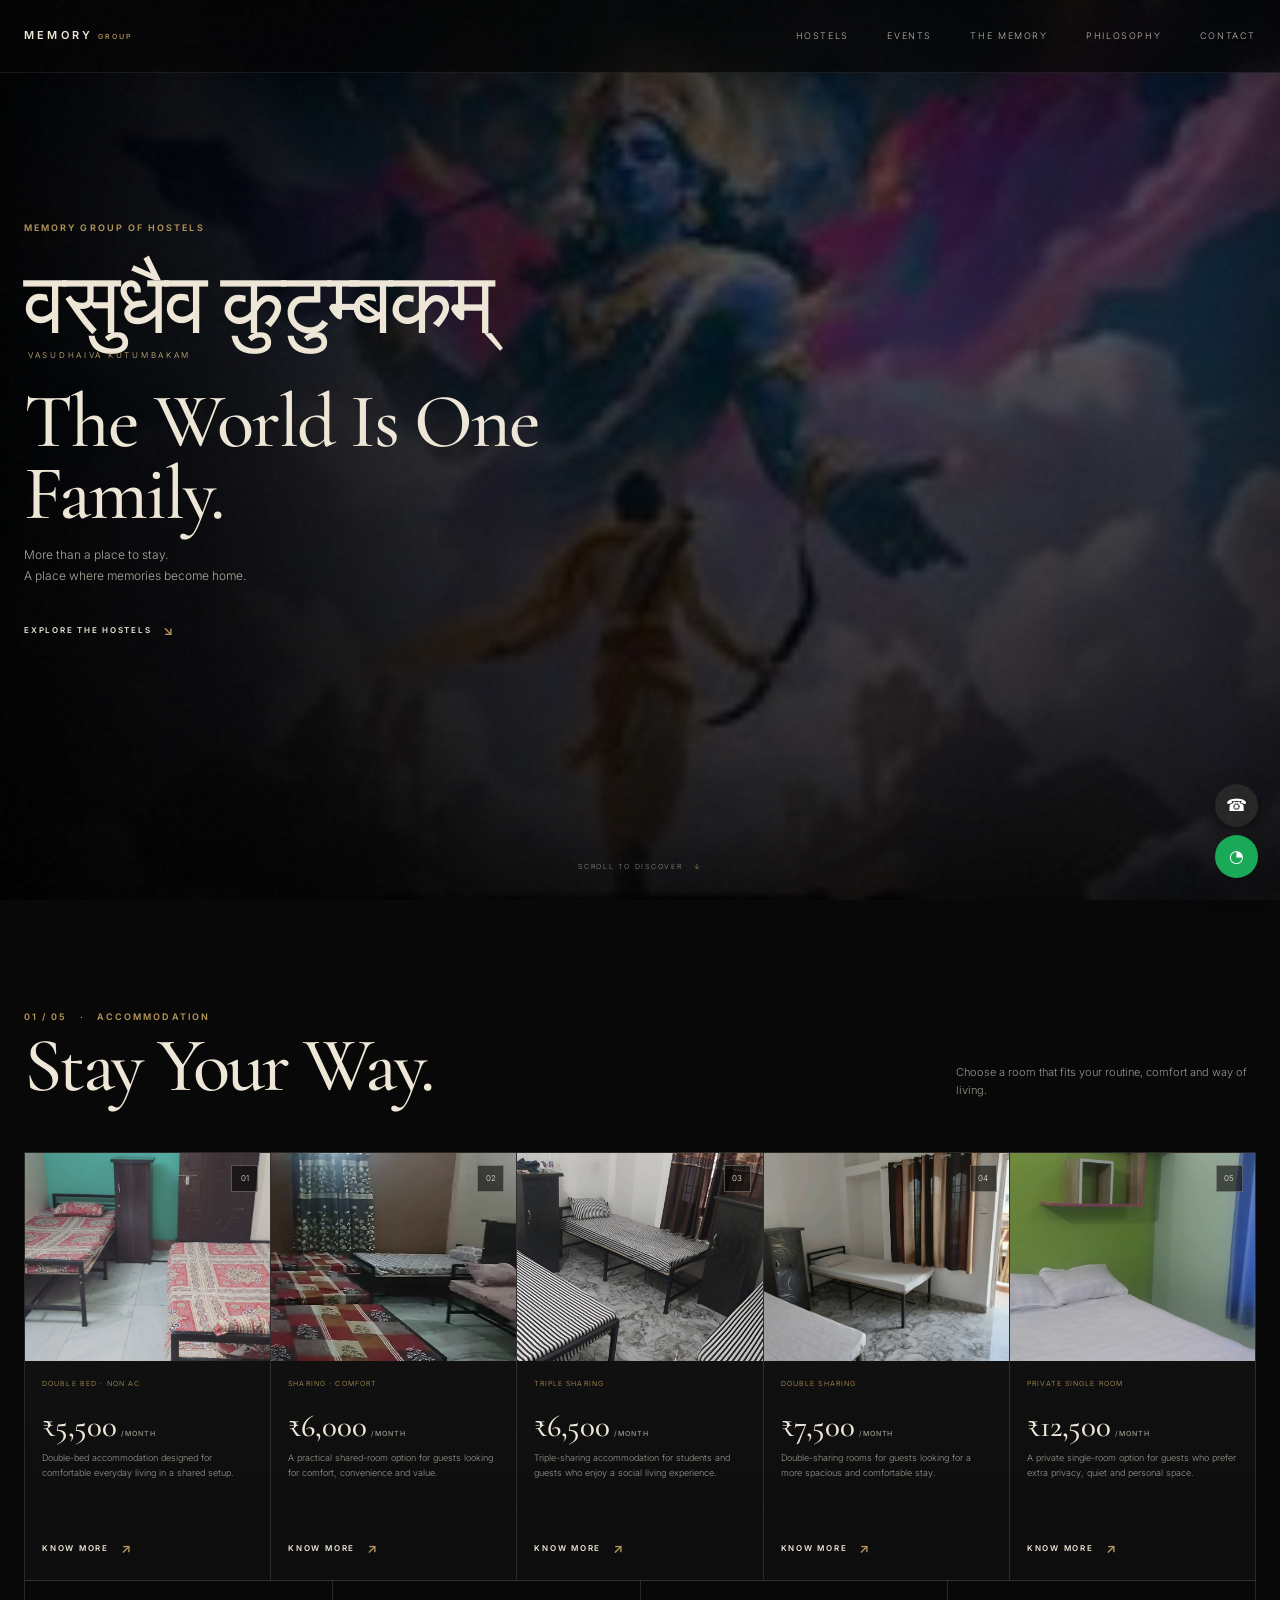
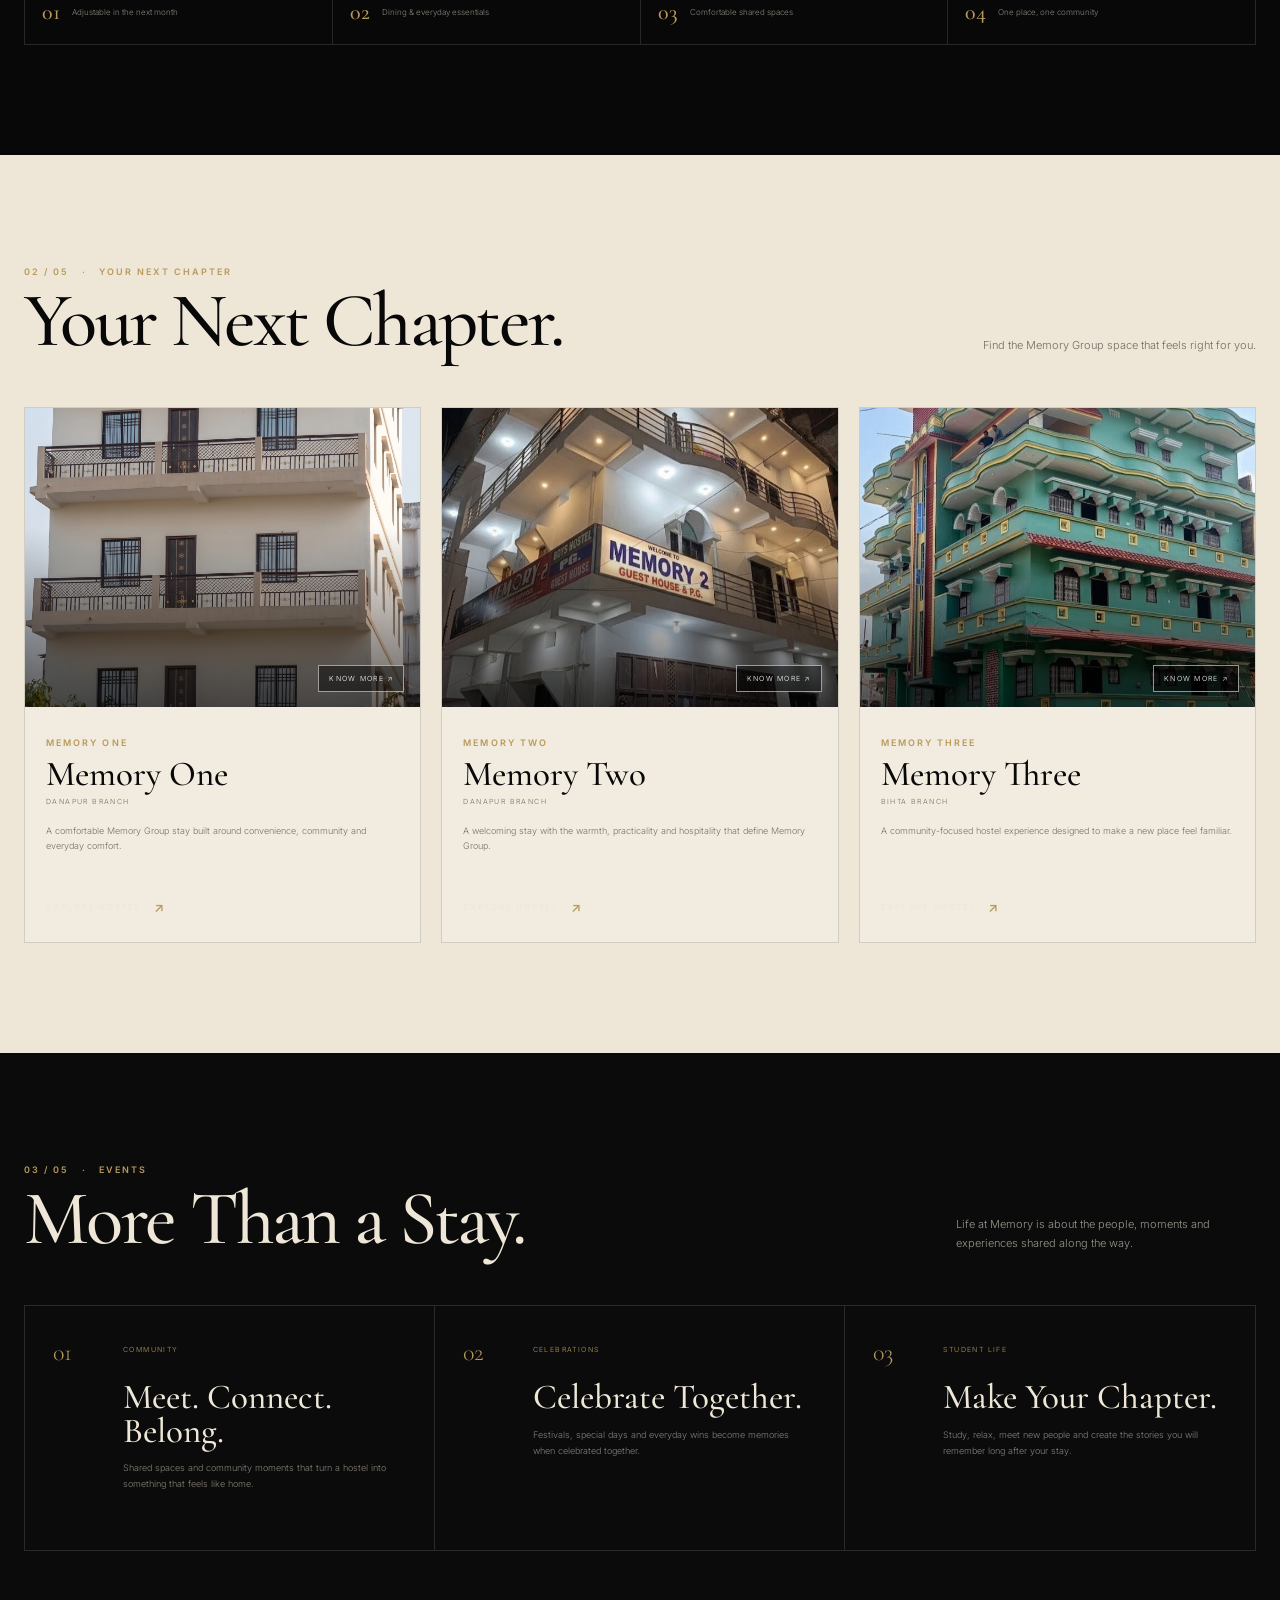
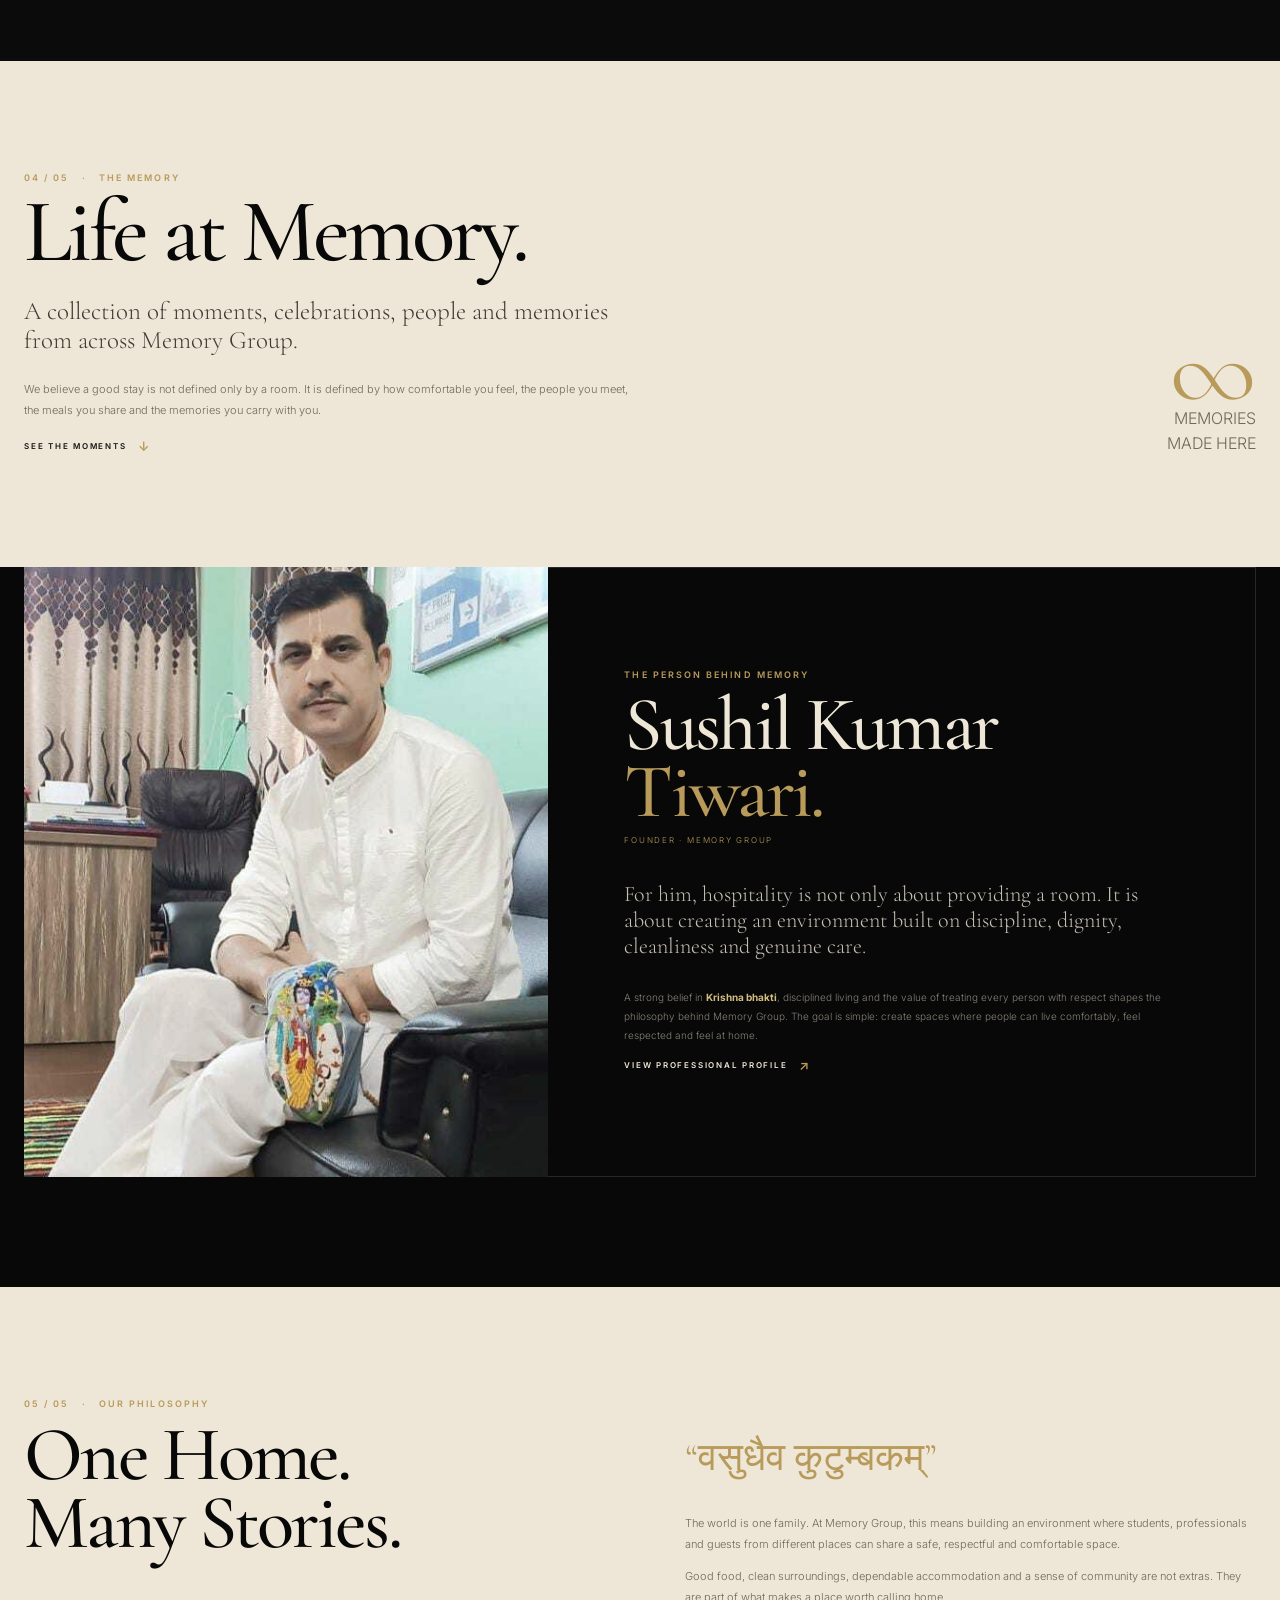
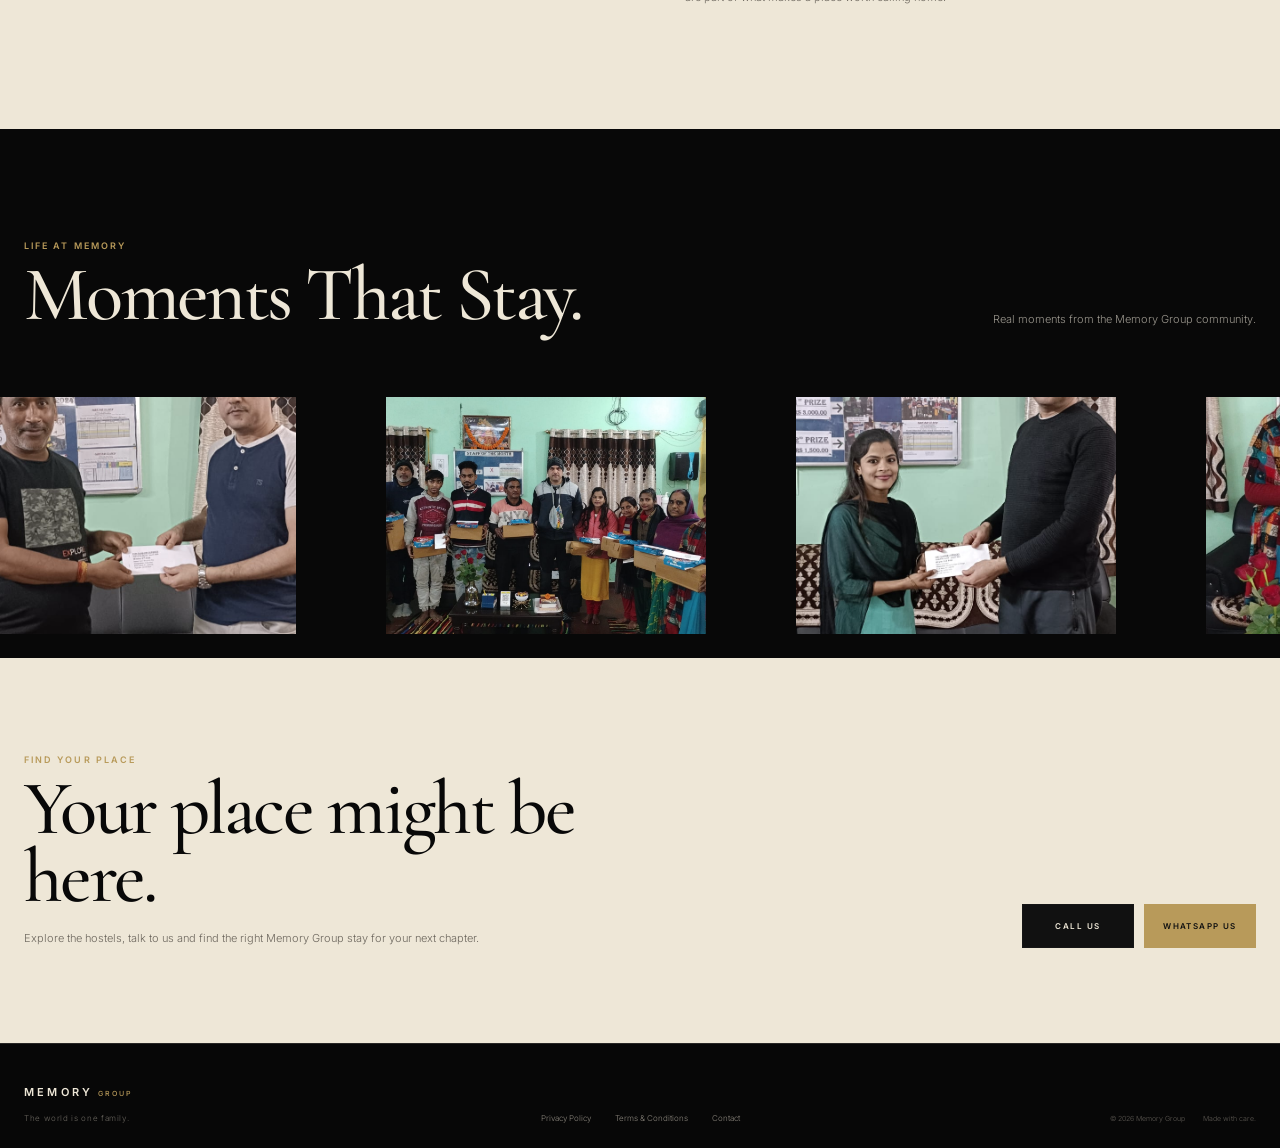
<file: index.html>
<!DOCTYPE html>
<html lang="en">
<head>
  <meta charset="UTF-8">
  <meta name="viewport" content="width=device-width, initial-scale=1.0">
  <meta name="description" content="Memory Group of Hostels — comfortable, fully furnished accommodation with dining facilities. The world is one family.">
  <meta name="theme-color" content="#090909">
  <title>Memory Group of Hostels | The World Is One Family</title>

  <!-- Browser Tab / Favicon -->
  <link rel="icon" type="image/png" href="assets/memory-logo.png">
  <link rel="apple-touch-icon" href="assets/memory-logo.png">

  <!-- Fonts -->
  <link rel="preconnect" href="https://fonts.googleapis.com">
  <link rel="preconnect" href="https://fonts.gstatic.com" crossorigin>
  <link href="https://fonts.googleapis.com/css2?family=Cormorant+Garamond:wght@400;500;600;700&family=Inter:wght@300;400;500;600&display=swap" rel="stylesheet">

  <link rel="stylesheet" href="style.css">
</head>

<body>
  <div class="page-noise" aria-hidden="true"></div>

  <!-- NAVBAR -->
  <header class="site-header" id="top">
    <nav class="navbar container">
      <a class="brand" href="#top" aria-label="Memory Group home">
        <span class="brand-mark">MEMORY</span>
        <span class="brand-sub">GROUP</span>
      </a>

      <button class="nav-toggle" type="button" aria-label="Open menu" aria-expanded="false" aria-controls="primary-navigation">
        <span></span><span></span><span></span>
      </button>

      <div class="nav-links" id="primary-navigation">
        <a href="#hostels">HOSTELS</a>
        <a href="#events">EVENTS</a>
        <a href="#memory">THE MEMORY</a>
        <a href="#philosophy">PHILOSOPHY</a>
        <a href="#contact">CONTACT</a>
      </div>
    </nav>
  </header>

  <main>
    <!-- HERO -->
    <section class="hero section-dark" aria-label="Memory Group introduction">
      <div class="hero-bg"></div>
      <div class="hero-overlay"></div>
      <div class="hero-vignette"></div>

      <div class="container hero-content">
        <div class="eyebrow">MEMORY GROUP OF HOSTELS</div>

        <div class="hero-mantra">
          <span class="devanagari">वसुधैव कुटुम्बकम्</span>
          <span class="roman">VASUDHAIVA KUTUMBAKAM</span>
        </div>

        <h1>The World Is One Family.</h1>
        <p class="hero-copy">
          More than a place to stay.<br>
          A place where memories become home.
        </p>

        <a class="text-link" href="#hostels">
          EXPLORE THE HOSTELS <span>↘</span>
        </a>
      </div>

      <div class="hero-scroll">SCROLL TO DISCOVER <span>↓</span></div>
    </section>

    <!-- ROOMS -->
    <section class="rooms section-dark" id="rooms">
      <div class="container">
        <div class="section-heading split-heading">
          <div>
            <div class="eyebrow">01 / 05 &nbsp; · &nbsp; ACCOMMODATION</div>
            <h2>Stay Your Way.</h2>
          </div>
          <p>Choose a room that fits your routine, comfort and way of living.</p>
        </div>

        <div class="room-grid">
          <article class="room-card">
            <div class="room-image-wrap">
              <img src="room-photos/5500.jpeg" alt="Room accommodation at ₹5,500" loading="lazy">
              <span class="room-number">01</span>
            </div>
            <div class="room-card-body">
              <span class="room-type">DOUBLE BED · NON AC</span>
              <h3>₹5,500<span>/MONTH</span></h3>
              <p>Double-bed accommodation designed for comfortable everyday living in a shared setup.</p>
              <a href="#contact" class="card-link">KNOW MORE <span>↗</span></a>
            </div>
          </article>

          <article class="room-card">
            <div class="room-image-wrap">
              <img src="room-photos/6000.jpeg" alt="Room accommodation at ₹6,000" loading="lazy">
              <span class="room-number">02</span>
            </div>
            <div class="room-card-body">
              <span class="room-type">SHARING · COMFORT</span>
              <h3>₹6,000<span>/MONTH</span></h3>
              <p>A practical shared-room option for guests looking for comfort, convenience and value.</p>
              <a href="#contact" class="card-link">KNOW MORE <span>↗</span></a>
            </div>
          </article>

          <article class="room-card">
            <div class="room-image-wrap">
              <img src="room-photos/6500.jpeg" alt="Room accommodation at ₹6,500" loading="lazy">
              <span class="room-number">03</span>
            </div>
            <div class="room-card-body">
              <span class="room-type">TRIPLE SHARING</span>
              <h3>₹6,500<span>/MONTH</span></h3>
              <p>Triple-sharing accommodation for students and guests who enjoy a social living experience.</p>
              <a href="#contact" class="card-link">KNOW MORE <span>↗</span></a>
            </div>
          </article>

          <article class="room-card">
            <div class="room-image-wrap">
              <img src="room-photos/7500.jpeg" alt="Room accommodation at ₹7,500" loading="lazy">
              <span class="room-number">04</span>
            </div>
            <div class="room-card-body">
              <span class="room-type">DOUBLE SHARING</span>
              <h3>₹7,500<span>/MONTH</span></h3>
              <p>Double-sharing rooms for guests looking for a more spacious and comfortable stay.</p>
              <a href="#contact" class="card-link">KNOW MORE <span>↗</span></a>
            </div>
          </article>

          <article class="room-card featured-room">
            <div class="room-image-wrap">
              <img src="room-photos/12500.jpeg" alt="Private room accommodation at ₹12,500" loading="lazy">
              <span class="room-number">05</span>
            </div>
            <div class="room-card-body">
              <span class="room-type">PRIVATE SINGLE ROOM</span>
              <h3>₹12,500<span>/MONTH</span></h3>
              <p>A private single-room option for guests who prefer extra privacy, quiet and personal space.</p>
              <a href="#contact" class="card-link">KNOW MORE <span>↗</span></a>
            </div>
          </article>
        </div>

        <div class="benefit-strip">
          <div><strong>01</strong><span>Adjustable in the next month</span></div>
          <div><strong>02</strong><span>Dining & everyday essentials</span></div>
          <div><strong>03</strong><span>Comfortable shared spaces</span></div>
          <div><strong>04</strong><span>One place, one community</span></div>
        </div>
      </div>
    </section>

    <!-- HOSTELS -->
    <section class="hostels section-light" id="hostels">
      <div class="container">
        <div class="section-heading split-heading light-heading">
          <div>
            <div class="eyebrow">02 / 05 &nbsp; · &nbsp; YOUR NEXT CHAPTER</div>
            <h2>Your Next Chapter.</h2>
          </div>
          <p>Find the Memory Group space that feels right for you.</p>
        </div>

        <div class="hostel-grid">
          <article class="hostel-card">
            <a href="hostels/memory-1/index.html" class="hostel-image-link" aria-label="Explore Memory One Danapur Branch">
              <img src="assets/hostel-1.png" alt="Memory One Danapur Branch" loading="lazy">
              <span class="image-shade"></span>
              <span class="know-more">KNOW MORE ↗</span>
            </a>
            <div class="hostel-card-body">
              <span class="eyebrow">MEMORY ONE</span>
              <h3>Memory One</h3>
              <span class="branch">DANAPUR BRANCH</span>
              <p>A comfortable Memory Group stay built around convenience, community and everyday comfort.</p>
              <a href="hostels/memory-1/index.html" class="card-link">EXPLORE HOSTEL <span>↗</span></a>
            </div>
          </article>

          <article class="hostel-card">
            <a href="hostels/memory-2/index.html" class="hostel-image-link" aria-label="Explore Memory Two Danapur Branch">
              <img src="assets/hostel-2.jpeg" alt="Memory Two Danapur Branch" loading="lazy">
              <span class="image-shade"></span>
              <span class="know-more">KNOW MORE ↗</span>
            </a>
            <div class="hostel-card-body">
              <span class="eyebrow">MEMORY TWO</span>
              <h3>Memory Two</h3>
              <span class="branch">DANAPUR BRANCH</span>
              <p>A welcoming stay with the warmth, practicality and hospitality that define Memory Group.</p>
              <a href="hostels/memory-2/index.html" class="card-link">EXPLORE HOSTEL <span>↗</span></a>
            </div>
          </article>

          <article class="hostel-card">
            <a href="hostels/memory-3/index.html" class="hostel-image-link" aria-label="Explore Memory Three Bihta Branch">
              <img src="assets/hostel-3.jpeg" alt="Memory Three Bihta Branch" loading="lazy">
              <span class="image-shade"></span>
              <span class="know-more">KNOW MORE ↗</span>
            </a>
            <div class="hostel-card-body">
              <span class="eyebrow">MEMORY THREE</span>
              <h3>Memory Three</h3>
              <span class="branch">BIHTA BRANCH</span>
              <p>A community-focused hostel experience designed to make a new place feel familiar.</p>
              <a href="hostels/memory-3/index.html" class="card-link">EXPLORE HOSTEL <span>↗</span></a>
            </div>
          </article>
        </div>
      </div>
    </section>

    <!-- EVENTS -->
    <section class="events section-dark" id="events">
      <div class="container">
        <div class="section-heading split-heading">
          <div>
            <div class="eyebrow">03 / 05 &nbsp; · &nbsp; EVENTS</div>
            <h2>More Than a Stay.</h2>
          </div>
          <p>Life at Memory is about the people, moments and experiences shared along the way.</p>
        </div>

        <div class="event-grid">
          <article class="event-card">
            <span class="event-index">01</span>
            <div>
              <span class="event-tag">COMMUNITY</span>
              <h3>Meet. Connect. Belong.</h3>
              <p>Shared spaces and community moments that turn a hostel into something that feels like home.</p>
            </div>
          </article>

          <article class="event-card">
            <span class="event-index">02</span>
            <div>
              <span class="event-tag">CELEBRATIONS</span>
              <h3>Celebrate Together.</h3>
              <p>Festivals, special days and everyday wins become memories when celebrated together.</p>
            </div>
          </article>

          <article class="event-card">
            <span class="event-index">03</span>
            <div>
              <span class="event-tag">STUDENT LIFE</span>
              <h3>Make Your Chapter.</h3>
              <p>Study, relax, meet new people and create the stories you will remember long after your stay.</p>
            </div>
          </article>
        </div>
      </div>
    </section>

    <!-- THE MEMORY -->
    <section class="memory-section section-light" id="memory">
      <div class="container memory-layout">
        <div class="memory-copy">
          <div class="eyebrow">04 / 05 &nbsp; · &nbsp; THE MEMORY</div>
          <h2>Life at Memory.</h2>
          <p class="lead">
            A collection of moments, celebrations, people and memories from across Memory Group.
          </p>
          <p>
            We believe a good stay is not defined only by a room. It is defined by how comfortable
            you feel, the people you meet, the meals you share and the memories you carry with you.
          </p>
          <a href="#gallery" class="text-link dark-link">SEE THE MOMENTS <span>↓</span></a>
        </div>

        <div class="memory-stat">
          <span class="big-number">∞</span>
          <span>MEMORIES<br>MADE HERE</span>
        </div>
      </div>
    </section>

    <!-- OWNER -->
    <section class="owner-section section-dark" id="owner">
      <div class="container owner-grid">
        <div class="owner-photo">
          <img src="assets/owner.jpg" alt="Sushil Kumar Tiwari, founder of Memory Group" loading="lazy">
        </div>

        <div class="owner-content">
          <div class="eyebrow">THE PERSON BEHIND MEMORY</div>
          <h2>Sushil Kumar<br><em>Tiwari.</em></h2>
          <span class="owner-role">FOUNDER · MEMORY GROUP</span>

          <p class="owner-intro">
            For him, hospitality is not only about providing a room. It is about creating an
            environment built on discipline, dignity, cleanliness and genuine care.
          </p>

          <p>
            A strong belief in <strong>Krishna bhakti</strong>, disciplined living and the value of
            treating every person with respect shapes the philosophy behind Memory Group. The goal is
            simple: create spaces where people can live comfortably, feel respected and feel at home.
          </p>

          <a href="https://www.linkedin.com/in/sushil-kumar-tiwari-48b8aa1b/" target="_blank" rel="noopener noreferrer" class="card-link">VIEW PROFESSIONAL PROFILE <span>↗</span></a>
        </div>
      </div>
    </section>

    <!-- PHILOSOPHY -->
    <section class="philosophy section-light" id="philosophy">
      <div class="container philosophy-grid">
        <div>
          <div class="eyebrow">05 / 05 &nbsp; · &nbsp; OUR PHILOSOPHY</div>
          <h2>One Home.<br>Many Stories.</h2>
        </div>
        <div>
          <p class="philosophy-quote">“वसुधैव कुटुम्बकम्”</p>
          <p>
            The world is one family. At Memory Group, this means building an environment where
            students, professionals and guests from different places can share a safe, respectful
            and comfortable space.
          </p>
          <p>
            Good food, clean surroundings, dependable accommodation and a sense of community are
            not extras. They are part of what makes a place worth calling home.
          </p>
        </div>
      </div>
    </section>

    <!-- AUTO GALLERY -->
    <section class="gallery-section section-dark" id="gallery">
      <div class="container">
        <div class="section-heading gallery-heading">
          <div>
            <div class="eyebrow">LIFE AT MEMORY</div>
            <h2>Moments That Stay.</h2>
          </div>
          <p>Real moments from the Memory Group community.</p>
        </div>
      </div>

      <div class="gallery-window" aria-label="Auto-scrolling Life at Memory photo gallery">
        <div class="gallery-track" id="memoryGallery">
          <div class="gallery-loading">Loading memories…</div>
        </div>
      </div>
    </section>

    <!-- CONTACT / CTA -->
    <section class="contact-section section-light" id="contact">
      <div class="container contact-inner">
        <div>
          <div class="eyebrow">FIND YOUR PLACE</div>
          <h2>Your place might be here.</h2>
          <p>Explore the hostels, talk to us and find the right Memory Group stay for your next chapter.</p>
        </div>

        <div class="contact-actions">
          <a class="button button-dark" href="tel:+918789934663">CALL US</a>
          <a class="button button-gold" href="https://wa.me/919576210396?text=I%20want%20to%20know%20about%20the%20rooms%20of%20Memory%20Group" target="_blank" rel="noopener noreferrer">WHATSAPP US</a>
        </div>
      </div>
    </section>
  </main>

  <!-- FOOTER -->
  <footer class="footer" id="footer">
    <div class="container footer-main">
      <div>
        <a class="brand footer-brand" href="#top">
          <span class="brand-mark">MEMORY</span>
          <span class="brand-sub">GROUP</span>
        </a>
        <p>The world is one family.</p>
      </div>

      <div class="footer-links">
        <a href="privacy.html">Privacy Policy</a>
        <a href="terms.html">Terms &amp; Conditions</a>
        <a href="#contact">Contact</a>
      </div>

      <div class="footer-meta">
        <span>© <span id="year"></span> Memory Group</span>
        <span>Made with care.</span>
      </div>
    </div>
  </footer>

  <!-- FLOATING CONTACT -->
  <div class="floating-contact" aria-label="Quick contact">
    <a class="float-call" href="tel:+918789934663" aria-label="Call Memory Group">☎</a>
    <a class="float-whatsapp" href="https://wa.me/919576210396?text=I%20want%20to%20know%20about%20the%20rooms%20of%20Memory%20Group" target="_blank" rel="noopener noreferrer" aria-label="WhatsApp Memory Group">◔</a>
  </div>

  <script src="script.js"></script>
</body>
</html>
</file>
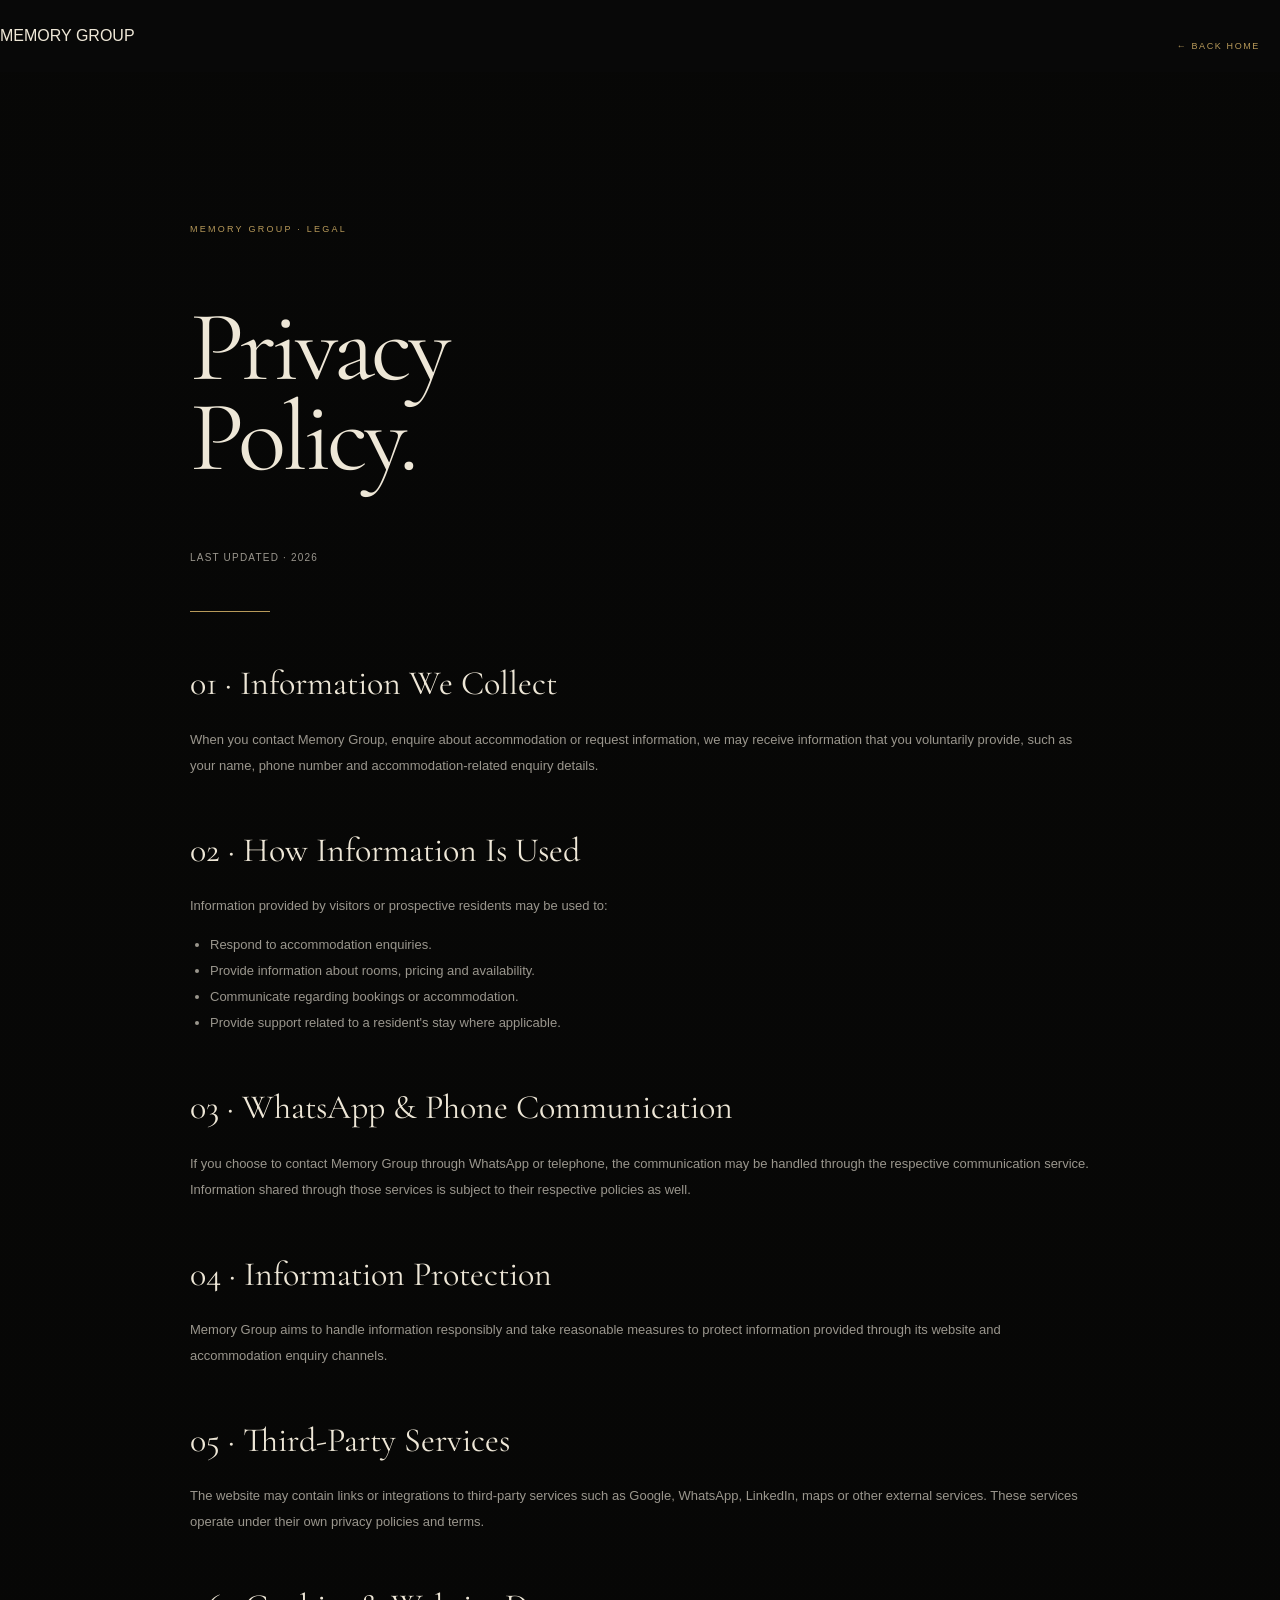
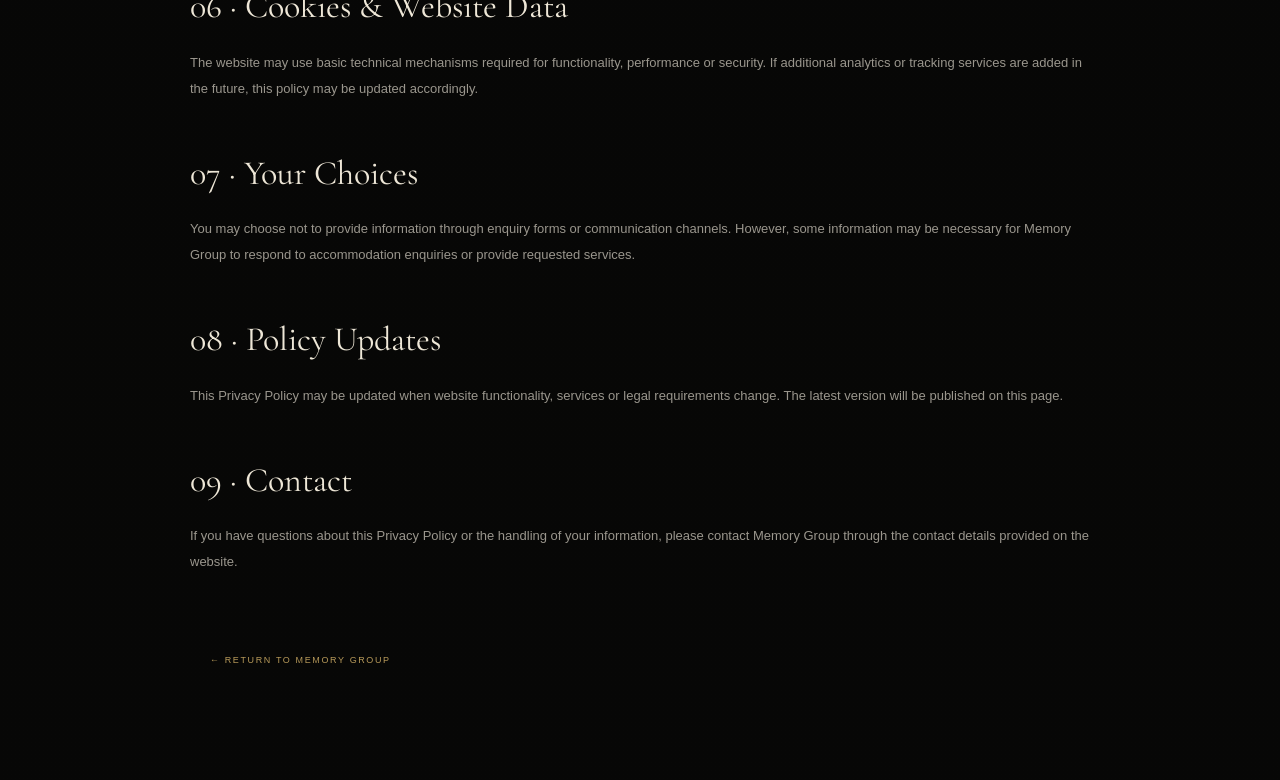
<file: privacy.html>
<!DOCTYPE html>
<html lang="en">

<head>

    <meta charset="UTF-8">

    <meta
        name="viewport"
        content="width=device-width, initial-scale=1.0"
    >

    <meta
        name="description"
        content="Privacy Policy of Memory Group."
    >

    <title>Privacy Policy | Memory Group</title>

    <link
        rel="stylesheet"
        href="style.css"
    >

    <link
        rel="preconnect"
        href="https://fonts.googleapis.com"
    >

    <link
        rel="preconnect"
        href="https://fonts.gstatic.com"
        crossorigin
    >

    <link
        href="https://fonts.googleapis.com/css2?family=Cormorant+Garamond:wght@400;500;600&family=Manrope:wght@300;400;500;600&display=swap"
        rel="stylesheet"
    >

    <style>

        .legal-page{
            min-height:100vh;
            padding:150px 8vw 100px;
            background:
                linear-gradient(
                    180deg,
                    rgba(7,7,6,.82),
                    rgba(7,7,6,.94)
                );
        }

        .legal-container{
            max-width:900px;
            margin:auto;
        }

        .legal-eyebrow{
            font-size:9px;
            letter-spacing:.25em;
            color:var(--gold);
            margin-bottom:25px;
        }

        .legal-title{
            font-family:var(--serif);
            font-size:clamp(55px,8vw,100px);
            font-weight:400;
            line-height:.9;
            letter-spacing:-.04em;
        }

        .legal-date{
            margin-top:25px;
            color:var(--muted);
            font-size:10px;
            letter-spacing:.12em;
        }

        .legal-divider{
            width:80px;
            height:1px;
            background:var(--gold);
            margin:45px 0;
        }

        .legal-section{
            margin-bottom:45px;
        }

        .legal-section h2{
            font-family:var(--serif);
            font-size:34px;
            font-weight:400;
            margin-bottom:15px;
        }

        .legal-section p,
        .legal-section li{
            color:var(--muted);
            font-size:13px;
            line-height:2;
            font-weight:300;
        }

        .legal-section ul{
            padding-left:20px;
            margin-top:12px;
        }

        .legal-back{
            display:inline-block;
            margin-top:20px;
            padding:13px 20px;
            border:1px solid var(--border);
            color:var(--gold);
            font-size:9px;
            letter-spacing:.18em;
            transition:.3s ease;
        }

        .legal-back:hover{
            border-color:var(--gold);
            color:var(--white);
        }

        @media(max-width:650px){

            .legal-page{
                padding:120px 7vw 80px;
            }

            .legal-title{
                font-size:58px;
            }

            .legal-section h2{
                font-size:29px;
            }

            .legal-section p,
            .legal-section li{
                font-size:12px;
                line-height:1.9;
            }

        }

    </style>

</head>


<body>

    <div class="site-background">

        <div class="krishna-background"></div>
        <div class="background-dark"></div>
        <div class="background-vignette"></div>
        <div class="background-grain"></div>

    </div>


    <header class="navbar">

        <a
            href="index.html"
            class="logo"
        >
            MEMORY <span>GROUP</span>
        </a>

        <a
            href="index.html"
            class="legal-back"
        >
            ← BACK HOME
        </a>

    </header>


    <main class="legal-page">

        <div class="legal-container">

            <div class="legal-eyebrow">
                MEMORY GROUP · LEGAL
            </div>

            <h1 class="legal-title">
                Privacy<br>
                Policy.
            </h1>

            <div class="legal-date">
                LAST UPDATED · 2026
            </div>

            <div class="legal-divider"></div>


            <section class="legal-section">

                <h2>
                    01 · Information We Collect
                </h2>

                <p>
                    When you contact Memory Group, enquire
                    about accommodation or request information,
                    we may receive information that you
                    voluntarily provide, such as your name,
                    phone number and accommodation-related
                    enquiry details.
                </p>

            </section>


            <section class="legal-section">

                <h2>
                    02 · How Information Is Used
                </h2>

                <p>
                    Information provided by visitors or
                    prospective residents may be used to:
                </p>

                <ul>

                    <li>
                        Respond to accommodation enquiries.
                    </li>

                    <li>
                        Provide information about rooms,
                        pricing and availability.
                    </li>

                    <li>
                        Communicate regarding bookings
                        or accommodation.
                    </li>

                    <li>
                        Provide support related to a resident's
                        stay where applicable.
                    </li>

                </ul>

            </section>


            <section class="legal-section">

                <h2>
                    03 · WhatsApp & Phone Communication
                </h2>

                <p>
                    If you choose to contact Memory Group
                    through WhatsApp or telephone, the
                    communication may be handled through
                    the respective communication service.
                    Information shared through those services
                    is subject to their respective policies
                    as well.
                </p>

            </section>


            <section class="legal-section">

                <h2>
                    04 · Information Protection
                </h2>

                <p>
                    Memory Group aims to handle information
                    responsibly and take reasonable measures
                    to protect information provided through
                    its website and accommodation enquiry
                    channels.
                </p>

            </section>


            <section class="legal-section">

                <h2>
                    05 · Third-Party Services
                </h2>

                <p>
                    The website may contain links or integrations
                    to third-party services such as Google,
                    WhatsApp, LinkedIn, maps or other external
                    services. These services operate under their
                    own privacy policies and terms.
                </p>

            </section>


            <section class="legal-section">

                <h2>
                    06 · Cookies & Website Data
                </h2>

                <p>
                    The website may use basic technical
                    mechanisms required for functionality,
                    performance or security. If additional
                    analytics or tracking services are added
                    in the future, this policy may be updated
                    accordingly.
                </p>

            </section>


            <section class="legal-section">

                <h2>
                    07 · Your Choices
                </h2>

                <p>
                    You may choose not to provide information
                    through enquiry forms or communication
                    channels. However, some information may
                    be necessary for Memory Group to respond
                    to accommodation enquiries or provide
                    requested services.
                </p>

            </section>


            <section class="legal-section">

                <h2>
                    08 · Policy Updates
                </h2>

                <p>
                    This Privacy Policy may be updated when
                    website functionality, services or legal
                    requirements change. The latest version
                    will be published on this page.
                </p>

            </section>


            <section class="legal-section">

                <h2>
                    09 · Contact
                </h2>

                <p>
                    If you have questions about this Privacy
                    Policy or the handling of your information,
                    please contact Memory Group through the
                    contact details provided on the website.
                </p>

            </section>


            <a
                href="index.html"
                class="legal-back"
            >
                ← RETURN TO MEMORY GROUP
            </a>

        </div>

    </main>


</body>

</html>
</file>
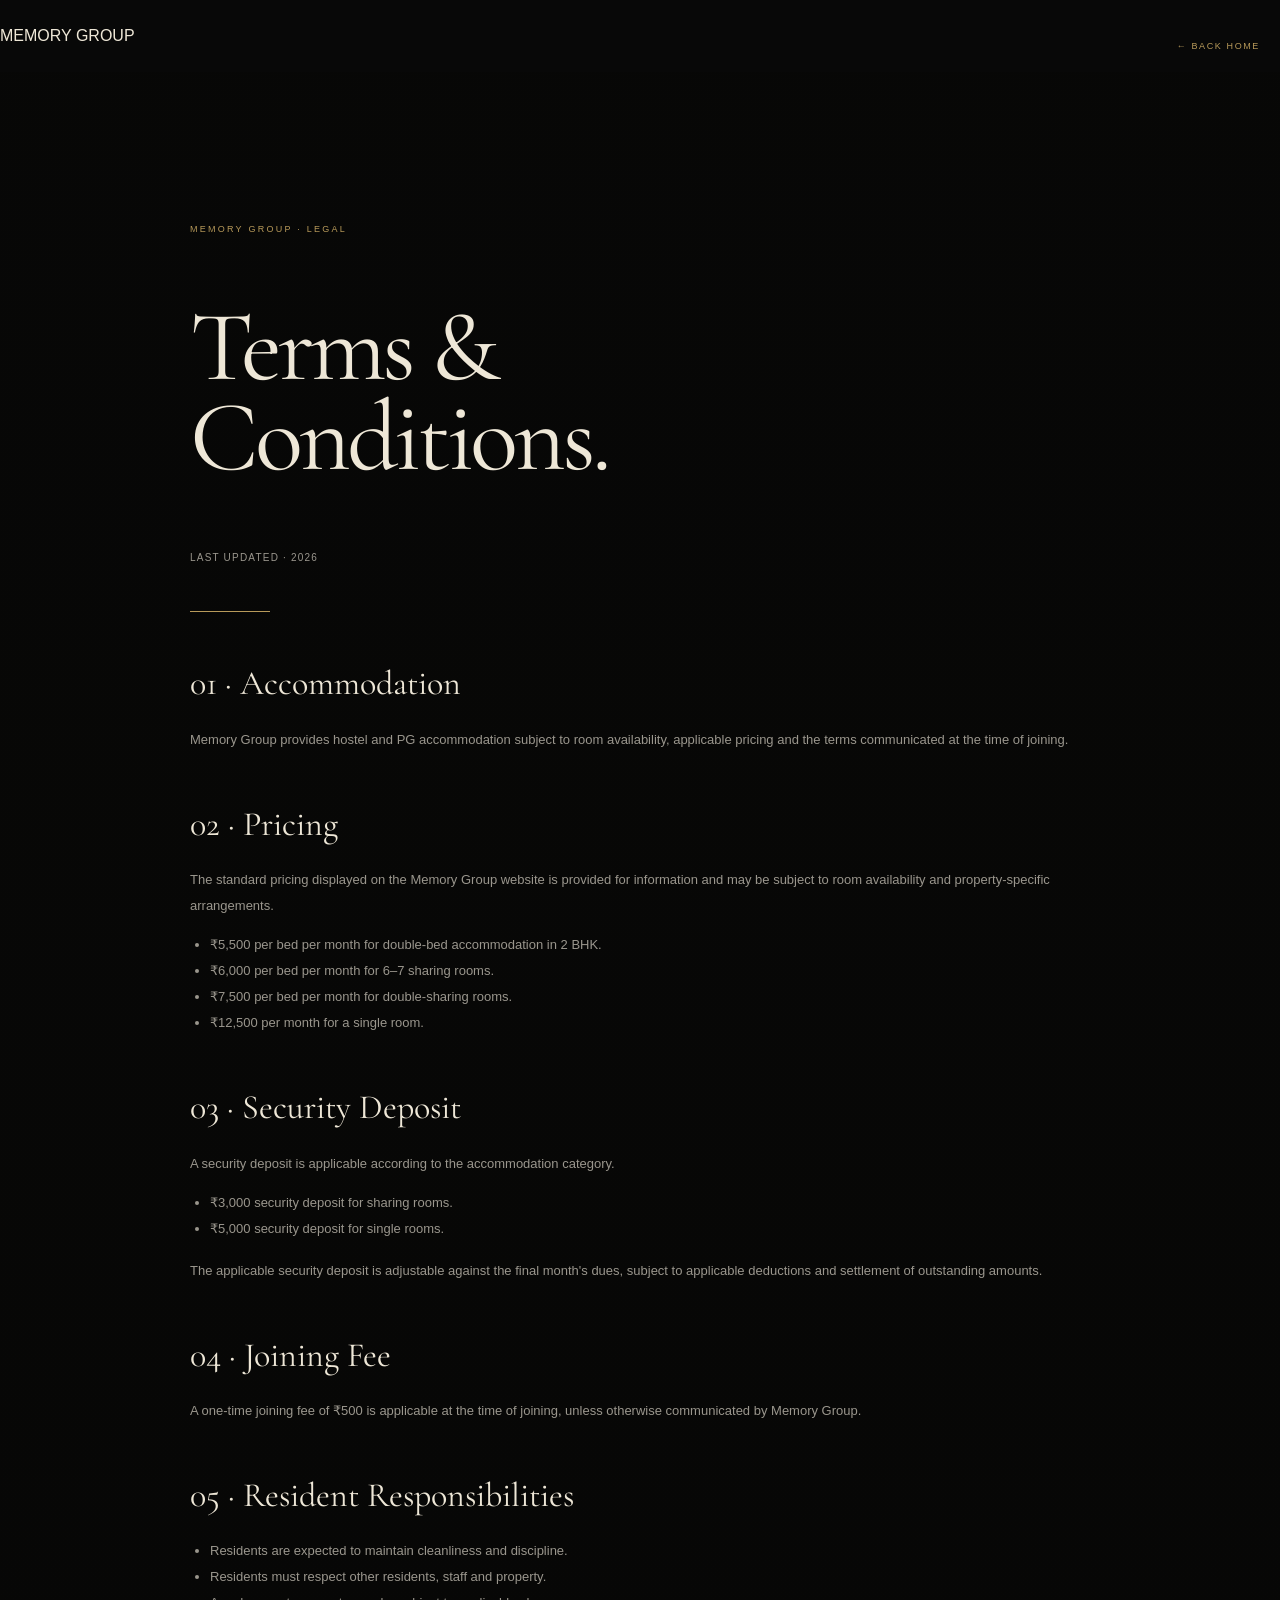
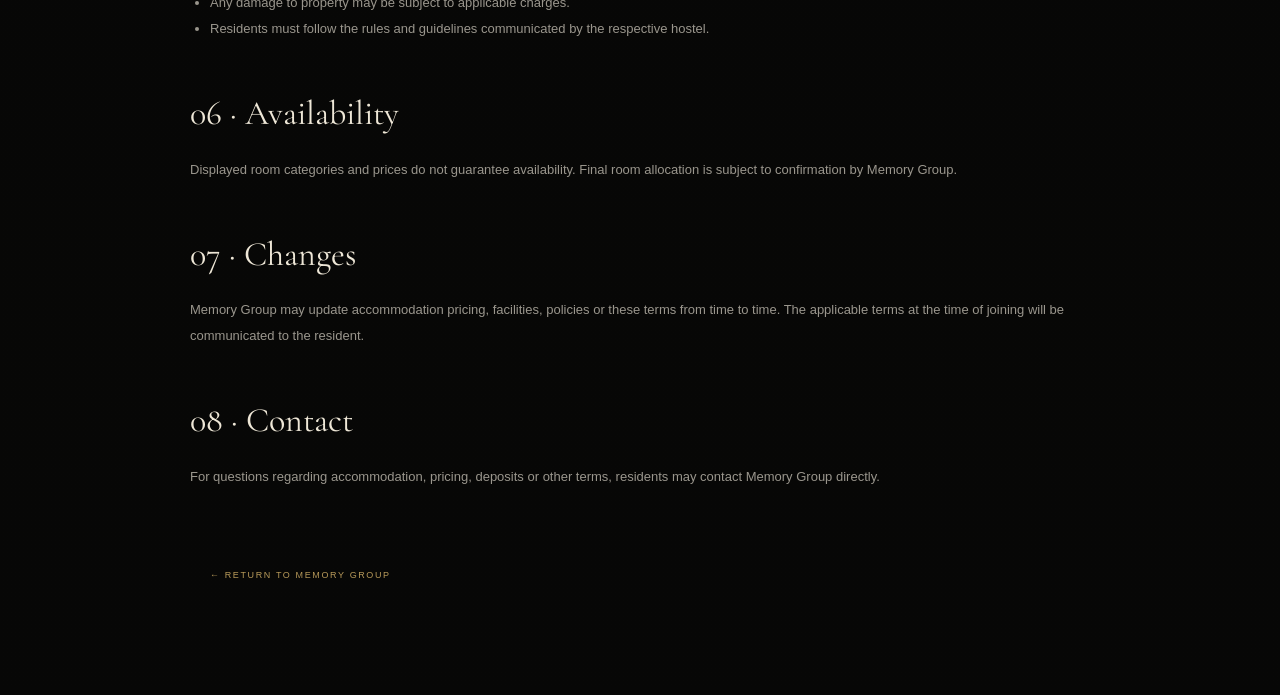
<file: terms.html>
<!DOCTYPE html>
<html lang="en">

<head>
    <meta charset="UTF-8">

    <meta
        name="viewport"
        content="width=device-width, initial-scale=1.0"
    >

    <meta
        name="description"
        content="Terms and Conditions of Memory Group."
    >

    <title>Terms & Conditions | Memory Group</title>

    <link
        rel="stylesheet"
        href="style.css"
    >

    <link
        rel="preconnect"
        href="https://fonts.googleapis.com"
    >

    <link
        rel="preconnect"
        href="https://fonts.gstatic.com"
        crossorigin
    >

    <link
        href="https://fonts.googleapis.com/css2?family=Cormorant+Garamond:wght@400;500;600&family=Manrope:wght@300;400;500;600&display=swap"
        rel="stylesheet"
    >

    <style>

        .legal-page{
            min-height:100vh;
            padding:150px 8vw 100px;
            background:
                linear-gradient(
                    180deg,
                    rgba(7,7,6,.82),
                    rgba(7,7,6,.94)
                );
        }

        .legal-container{
            max-width:900px;
            margin:auto;
        }

        .legal-eyebrow{
            font-size:9px;
            letter-spacing:.25em;
            color:var(--gold);
            margin-bottom:25px;
        }

        .legal-title{
            font-family:var(--serif);
            font-size:clamp(55px,8vw,100px);
            font-weight:400;
            line-height:.9;
            letter-spacing:-.04em;
        }

        .legal-date{
            margin-top:25px;
            color:var(--muted);
            font-size:10px;
            letter-spacing:.12em;
        }

        .legal-divider{
            width:80px;
            height:1px;
            background:var(--gold);
            margin:45px 0;
        }

        .legal-section{
            margin-bottom:45px;
        }

        .legal-section h2{
            font-family:var(--serif);
            font-size:34px;
            font-weight:400;
            margin-bottom:15px;
        }

        .legal-section p,
        .legal-section li{
            color:var(--muted);
            font-size:13px;
            line-height:2;
            font-weight:300;
        }

        .legal-section ul{
            padding-left:20px;
            margin-top:12px;
        }

        .legal-back{
            display:inline-block;
            margin-top:20px;
            padding:13px 20px;
            border:1px solid var(--border);
            color:var(--gold);
            font-size:9px;
            letter-spacing:.18em;
            transition:.3s ease;
        }

        .legal-back:hover{
            border-color:var(--gold);
            color:var(--white);
        }

        @media(max-width:650px){

            .legal-page{
                padding:120px 7vw 80px;
            }

            .legal-title{
                font-size:58px;
            }

            .legal-section h2{
                font-size:29px;
            }

            .legal-section p,
            .legal-section li{
                font-size:12px;
                line-height:1.9;
            }

        }

    </style>

</head>


<body>

    <div class="site-background">

        <div class="krishna-background"></div>
        <div class="background-dark"></div>
        <div class="background-vignette"></div>
        <div class="background-grain"></div>

    </div>


    <header class="navbar">

        <a
            href="index.html"
            class="logo"
        >
            MEMORY <span>GROUP</span>
        </a>

        <a
            href="index.html"
            class="legal-back"
        >
            ← BACK HOME
        </a>

    </header>


    <main class="legal-page">

        <div class="legal-container">

            <div class="legal-eyebrow">
                MEMORY GROUP · LEGAL
            </div>

            <h1 class="legal-title">
                Terms &<br>
                Conditions.
            </h1>

            <div class="legal-date">
                LAST UPDATED · 2026
            </div>

            <div class="legal-divider"></div>


            <section class="legal-section">

                <h2>
                    01 · Accommodation
                </h2>

                <p>
                    Memory Group provides hostel and PG
                    accommodation subject to room availability,
                    applicable pricing and the terms communicated
                    at the time of joining.
                </p>

            </section>


            <section class="legal-section">

                <h2>
                    02 · Pricing
                </h2>

                <p>
                    The standard pricing displayed on the
                    Memory Group website is provided for
                    information and may be subject to room
                    availability and property-specific
                    arrangements.
                </p>

                <ul>

                    <li>
                        ₹5,500 per bed per month for double-bed
                        accommodation in 2 BHK.
                    </li>

                    <li>
                        ₹6,000 per bed per month for
                        6–7 sharing rooms.
                    </li>

                    <li>
                        ₹7,500 per bed per month for
                        double-sharing rooms.
                    </li>

                    <li>
                        ₹12,500 per month for a single room.
                    </li>

                </ul>

            </section>


            <section class="legal-section">

                <h2>
                    03 · Security Deposit
                </h2>

                <p>
                    A security deposit is applicable according
                    to the accommodation category.
                </p>

                <ul>

                    <li>
                        ₹3,000 security deposit for sharing rooms.
                    </li>

                    <li>
                        ₹5,000 security deposit for single rooms.
                    </li>

                </ul>

                <p style="margin-top:15px;">

                    The applicable security deposit is adjustable
                    against the final month's dues, subject to
                    applicable deductions and settlement of
                    outstanding amounts.

                </p>

            </section>


            <section class="legal-section">

                <h2>
                    04 · Joining Fee
                </h2>

                <p>
                    A one-time joining fee of ₹500 is applicable
                    at the time of joining, unless otherwise
                    communicated by Memory Group.
                </p>

            </section>


            <section class="legal-section">

                <h2>
                    05 · Resident Responsibilities
                </h2>

                <ul>

                    <li>
                        Residents are expected to maintain
                        cleanliness and discipline.
                    </li>

                    <li>
                        Residents must respect other residents,
                        staff and property.
                    </li>

                    <li>
                        Any damage to property may be subject
                        to applicable charges.
                    </li>

                    <li>
                        Residents must follow the rules and
                        guidelines communicated by the
                        respective hostel.
                    </li>

                </ul>

            </section>


            <section class="legal-section">

                <h2>
                    06 · Availability
                </h2>

                <p>
                    Displayed room categories and prices do not
                    guarantee availability. Final room allocation
                    is subject to confirmation by Memory Group.
                </p>

            </section>


            <section class="legal-section">

                <h2>
                    07 · Changes
                </h2>

                <p>
                    Memory Group may update accommodation
                    pricing, facilities, policies or these terms
                    from time to time. The applicable terms at
                    the time of joining will be communicated to
                    the resident.
                </p>

            </section>


            <section class="legal-section">

                <h2>
                    08 · Contact
                </h2>

                <p>
                    For questions regarding accommodation,
                    pricing, deposits or other terms, residents
                    may contact Memory Group directly.
                </p>

            </section>


            <a
                href="index.html"
                class="legal-back"
            >
                ← RETURN TO MEMORY GROUP
            </a>

        </div>

    </main>


</body>

</html>
</file>
<file: style.css>
:root {
  --black: #080808;
  --black-soft: #101010;
  --black-card: #151515;
  --cream: #eee7d7;
  --cream-deep: #d8ccb4;
  --gold: #b89a5a;
  --gold-light: #d4bc82;
  --white: #f8f6f0;
  --muted: #9a968d;
  --line-dark: rgba(238, 231, 215, .14);
  --line-light: rgba(15, 15, 15, .14);
  --serif: "Cormorant Garamond", Georgia, serif;
  --sans: "Inter", Arial, sans-serif;
  --max: 1240px;
}

* { box-sizing: border-box; }

html {
  scroll-behavior: smooth;
  background: var(--black);
}

body {
  margin: 0;
  color: var(--cream);
  background: var(--black);
  font-family: var(--sans);
  font-weight: 300;
  line-height: 1.6;
  overflow-x: hidden;
}

body.menu-open { overflow: hidden; }

img {
  display: block;
  width: 100%;
}

a {
  color: inherit;
  text-decoration: none;
}

button, a { -webkit-tap-highlight-color: transparent; }

::selection {
  background: var(--gold);
  color: var(--black);
}

.container {
  width: min(calc(100% - 48px), var(--max));
  margin-inline: auto;
}

.section-dark { background: var(--black); color: var(--cream); }
.section-light { background: var(--cream); color: var(--black); }

.eyebrow {
  color: var(--gold);
  font-size: 9px;
  font-weight: 600;
  letter-spacing: .23em;
  text-transform: uppercase;
}

.page-noise {
  position: fixed;
  inset: 0;
  pointer-events: none;
  z-index: 100;
  opacity: .035;
  background-image: url("data:image/svg+xml,%3Csvg viewBox='0 0 180 180' xmlns='http://www.w3.org/2000/svg'%3E%3Cfilter id='n'%3E%3CfeTurbulence type='fractalNoise' baseFrequency='.85' numOctaves='4' stitchTiles='stitch'/%3E%3C/filter%3E%3Crect width='100%25' height='100%25' filter='url(%23n)' opacity='.7'/%3E%3C/svg%3E");
}

/* NAV */
.site-header {
  position: fixed;
  top: 0;
  left: 0;
  right: 0;
  z-index: 50;
  border-bottom: 1px solid rgba(255,255,255,.08);
  background: rgba(5,5,5,.72);
  backdrop-filter: blur(16px);
  -webkit-backdrop-filter: blur(16px);
  transition: background .3s ease, border-color .3s ease;
}

.site-header.scrolled {
  background: rgba(5,5,5,.93);
  border-color: rgba(184,154,90,.2);
}

.navbar {
  height: 72px;
  display: flex;
  align-items: center;
  justify-content: space-between;
}

.brand {
  display: inline-flex;
  align-items: baseline;
  gap: 5px;
  letter-spacing: .2em;
  white-space: nowrap;
}

.brand-mark {
  font-size: 11px;
  font-weight: 600;
}

.brand-sub {
  color: var(--gold);
  font-size: 7px;
  font-weight: 500;
  letter-spacing: .28em;
}

.nav-links {
  display: flex;
  align-items: center;
  gap: clamp(18px, 3vw, 42px);
}

.nav-links a {
  position: relative;
  color: rgba(238,231,215,.78);
  font-size: 9px;
  letter-spacing: .18em;
  transition: color .25s ease;
}

.nav-links a::after {
  content: "";
  position: absolute;
  left: 0;
  bottom: -9px;
  width: 0;
  height: 1px;
  background: var(--gold);
  transition: width .25s ease;
}

.nav-links a:hover { color: var(--white); }
.nav-links a:hover::after { width: 100%; }

.nav-toggle {
  display: none;
  width: 42px;
  height: 42px;
  padding: 9px;
  border: 1px solid rgba(238,231,215,.2);
  background: transparent;
  cursor: pointer;
}

.nav-toggle span {
  display: block;
  height: 1px;
  margin: 5px 0;
  background: var(--cream);
  transition: transform .25s ease, opacity .25s ease;
}

.nav-toggle.active span:nth-child(1) { transform: translateY(6px) rotate(45deg); }
.nav-toggle.active span:nth-child(2) { opacity: 0; }
.nav-toggle.active span:nth-child(3) { transform: translateY(-6px) rotate(-45deg); }

/* HERO */
.hero {
  min-height: 100svh;
  position: relative;
  display: flex;
  align-items: center;
  overflow: hidden;
  isolation: isolate;
}

.hero-bg {
  position: absolute;
  inset: 0;
  z-index: -4;
  background:
    url("assets/krishna.jpg") center center / cover no-repeat;
  transform: scale(1.035);
  transition: transform 1.2s cubic-bezier(.2,.8,.2,1);
}

.hero:hover .hero-bg { transform: scale(1.06); }

.hero-overlay {
  position: absolute;
  inset: 0;
  z-index: -3;
  background:
    linear-gradient(90deg, rgba(0,0,0,.92) 0%, rgba(0,0,0,.58) 42%, rgba(0,0,0,.18) 100%),
    linear-gradient(180deg, rgba(0,0,0,.25), rgba(0,0,0,.72));
}

.hero-vignette {
  position: absolute;
  inset: 0;
  z-index: -2;
  box-shadow: inset 0 0 180px rgba(0,0,0,.8);
}

.hero-content {
  padding-top: 72px;
  padding-bottom: 110px;
}

.hero-mantra {
  margin-top: 30px;
  display: grid;
  gap: 2px;
}

.devanagari {
  font-family: var(--serif);
  font-size: clamp(42px, 7vw, 86px);
  line-height: .95;
  font-weight: 500;
  letter-spacing: -.035em;
}

.roman {
  color: var(--gold-light);
  font-size: 8px;
  letter-spacing: .34em;
  padding-left: 4px;
}

.hero h1 {
  margin: 24px 0 13px;
  max-width: 680px;
  font-family: var(--serif);
  font-size: clamp(44px, 6vw, 78px);
  line-height: .94;
  font-weight: 500;
  letter-spacing: -.025em;
}

.hero-copy {
  color: rgba(238,231,215,.72);
  font-size: 12px;
  line-height: 1.8;
  margin: 0 0 28px;
}

.text-link,
.card-link {
  display: inline-flex;
  align-items: center;
  gap: 12px;
  color: var(--cream);
  font-size: 8px;
  letter-spacing: .22em;
  font-weight: 600;
}

.text-link span,
.card-link span { color: var(--gold); font-size: 13px; }

.text-link:hover,
.card-link:hover { color: var(--gold-light); }

.hero-scroll {
  position: absolute;
  bottom: 28px;
  left: 50%;
  transform: translateX(-50%);
  color: rgba(238,231,215,.55);
  font-size: 7px;
  letter-spacing: .25em;
}

.hero-scroll span {
  margin-left: 8px;
  color: var(--gold);
}

/* SHARED SECTIONS */
.rooms,
.hostels,
.events,
.memory-section,
.owner-section,
.philosophy,
.gallery-section,
.contact-section {
  padding: 110px 0;
}

.section-heading {
  margin-bottom: 52px;
}

.split-heading {
  display: flex;
  align-items: flex-end;
  justify-content: space-between;
  gap: 40px;
}

.section-heading h2,
.contact-section h2,
.owner-content h2,
.philosophy h2 {
  margin: 8px 0 0;
  font-family: var(--serif);
  font-weight: 500;
  letter-spacing: -.035em;
  line-height: .88;
  font-size: clamp(48px, 6vw, 82px);
}

.section-heading > p {
  max-width: 300px;
  margin: 0;
  color: var(--muted);
  font-size: 11px;
  line-height: 1.7;
}

.light-heading > p { color: #716c63; }

/* ROOMS */
.room-grid {
  display: grid;
  grid-template-columns: repeat(5, minmax(0, 1fr));
  border-top: 1px solid var(--line-dark);
  border-left: 1px solid var(--line-dark);
}

.room-card {
  min-width: 0;
  background: linear-gradient(180deg, #131313, #0d0d0d);
  border-right: 1px solid var(--line-dark);
  border-bottom: 1px solid var(--line-dark);
  transition: transform .35s ease, background .35s ease;
}

.room-card:hover {
  transform: translateY(-7px);
  background: #171717;
}

.room-image-wrap {
  position: relative;
  aspect-ratio: 1.18 / 1;
  overflow: hidden;
}

.room-image-wrap img {
  height: 100%;
  object-fit: cover;
  filter: saturate(.76) contrast(.98);
  transition: transform .6s ease, filter .6s ease;
}

.room-card:hover img {
  transform: scale(1.06);
  filter: saturate(1) contrast(1);
}

.room-number {
  position: absolute;
  top: 12px;
  right: 12px;
  width: 27px;
  height: 27px;
  display: grid;
  place-items: center;
  border: 1px solid rgba(238,231,215,.3);
  background: rgba(0,0,0,.55);
  color: var(--cream);
  font-size: 8px;
}

.room-card-body {
  padding: 18px 17px 21px;
}

.room-type {
  display: block;
  min-height: 25px;
  color: var(--gold);
  font-size: 7px;
  line-height: 1.5;
  letter-spacing: .16em;
}

.room-card h3 {
  margin: 7px 0 8px;
  color: var(--cream);
  font-family: var(--serif);
  font-size: 31px;
  line-height: 1;
  font-weight: 500;
}

.room-card h3 span {
  color: var(--muted);
  font-family: var(--sans);
  font-size: 7px;
  letter-spacing: .14em;
  margin-left: 4px;
}

.room-card p {
  min-height: 66px;
  margin: 0 0 17px;
  color: #99958c;
  font-size: 9px;
  line-height: 1.7;
}

.benefit-strip {
  display: grid;
  grid-template-columns: repeat(4, 1fr);
  border-left: 1px solid var(--line-dark);
  border-bottom: 1px solid var(--line-dark);
}

.benefit-strip div {
  display: flex;
  align-items: center;
  gap: 12px;
  padding: 14px 17px;
  border-right: 1px solid var(--line-dark);
}

.benefit-strip strong {
  color: var(--gold);
  font-family: var(--serif);
  font-size: 22px;
  font-weight: 500;
}

.benefit-strip span {
  color: #89857d;
  font-size: 8px;
  line-height: 1.4;
}

/* HOSTELS */
.hostel-grid {
  display: grid;
  grid-template-columns: repeat(3, 1fr);
  gap: 20px;
}

.hostel-card {
  border: 1px solid var(--line-light);
  background: rgba(255,255,255,.22);
  transition: transform .35s ease, box-shadow .35s ease;
}

.hostel-card:hover {
  transform: translateY(-7px);
  box-shadow: 0 20px 50px rgba(0,0,0,.12);
}

.hostel-image-link {
  position: relative;
  display: block;
  aspect-ratio: 1.32 / 1;
  overflow: hidden;
}

.hostel-image-link img {
  height: 100%;
  object-fit: cover;
  transition: transform .7s ease;
}

.hostel-card:hover .hostel-image-link img { transform: scale(1.05); }

.image-shade {
  position: absolute;
  inset: 0;
  background: linear-gradient(180deg, transparent 40%, rgba(0,0,0,.62));
}

.know-more {
  position: absolute;
  right: 16px;
  bottom: 15px;
  padding: 7px 10px;
  border: 1px solid rgba(255,255,255,.55);
  background: rgba(0,0,0,.48);
  color: #fff;
  font-size: 7px;
  letter-spacing: .18em;
}

.hostel-card-body {
  padding: 21px 21px 24px;
}

.hostel-card-body h3 {
  margin: 3px 0 0;
  font-family: var(--serif);
  font-size: 35px;
  line-height: 1;
  font-weight: 500;
}

.branch {
  display: block;
  margin-top: 4px;
  color: #766f62;
  font-size: 7px;
  letter-spacing: .2em;
}

.hostel-card-body p {
  min-height: 52px;
  margin: 16px 0 17px;
  color: #777268;
  font-size: 9px;
  line-height: 1.7;
}

/* EVENTS */
.events { background: #0b0b0b; }

.event-grid {
  display: grid;
  grid-template-columns: repeat(3, 1fr);
  border-top: 1px solid var(--line-dark);
}

.event-card {
  display: grid;
  grid-template-columns: 50px 1fr;
  gap: 20px;
  min-height: 245px;
  padding: 28px;
  border-right: 1px solid var(--line-dark);
  border-bottom: 1px solid var(--line-dark);
}

.event-card:first-child { border-left: 1px solid var(--line-dark); }

.event-index {
  color: var(--gold);
  font-family: var(--serif);
  font-size: 24px;
}

.event-tag {
  color: var(--gold);
  font-size: 7px;
  letter-spacing: .2em;
}

.event-card h3 {
  margin: 22px 0 12px;
  font-family: var(--serif);
  font-size: 35px;
  font-weight: 500;
  line-height: .95;
}

.event-card p {
  margin: 0;
  max-width: 280px;
  color: #858078;
  font-size: 9px;
  line-height: 1.8;
}

/* MEMORY */
.memory-layout {
  display: grid;
  grid-template-columns: 1.5fr .5fr;
  gap: 80px;
  align-items: end;
}

.memory-copy { max-width: 760px; }

.memory-copy h2 {
  margin: 8px 0 24px;
  font-family: var(--serif);
  font-size: clamp(52px, 7vw, 92px);
  font-weight: 500;
  line-height: .88;
  letter-spacing: -.04em;
}

.memory-copy .lead {
  max-width: 600px;
  color: #3f3b35;
  font-family: var(--serif);
  font-size: 25px;
  line-height: 1.15;
}

.memory-copy p:not(.lead) {
  max-width: 620px;
  color: #6e685e;
  font-size: 11px;
  line-height: 1.85;
}

.dark-link { color: #151515; }

.memory-stat {
  display: grid;
  justify-items: end;
  color: #6f685d;
  text-align: right;
}

.big-number {
  color: var(--gold);
  font-family: var(--serif);
  font-size: 105px;
  line-height: .7;
}

/* OWNER */
.owner-section { padding-top: 0; }

.owner-grid {
  display: grid;
  grid-template-columns: .85fr 1.15fr;
  min-height: 610px;
}

.owner-photo {
  min-height: 540px;
  overflow: hidden;
}

.owner-photo img {
  height: 100%;
  object-fit: cover;
  filter: saturate(.75);
}

.owner-content {
  display: flex;
  flex-direction: column;
  justify-content: center;
  padding: 70px clamp(30px, 6vw, 90px);
  border: 1px solid var(--line-dark);
  border-left: 0;
}

.owner-content h2 {
  margin-bottom: 8px;
  font-size: clamp(52px, 6vw, 82px);
}

.owner-content h2 em {
  color: var(--gold);
  font-style: normal;
}

.owner-role {
  color: var(--gold);
  font-size: 8px;
  letter-spacing: .22em;
}

.owner-intro {
  max-width: 570px;
  margin: 34px 0 18px;
  color: #c6c0b5;
  font-family: var(--serif);
  font-size: 22px;
  line-height: 1.2;
}

.owner-content p:not(.owner-intro) {
  max-width: 570px;
  color: #878279;
  font-size: 10px;
  line-height: 1.9;
}

.owner-content strong { color: var(--gold-light); }

/* PHILOSOPHY */
.philosophy-grid {
  display: grid;
  grid-template-columns: 1fr 1fr;
  gap: 90px;
}

.philosophy h2 { margin-top: 10px; }

.philosophy-grid > div:last-child {
  max-width: 570px;
  padding-top: 30px;
}

.philosophy-quote {
  margin: 0 0 24px;
  color: var(--gold);
  font-family: var(--serif);
  font-size: 39px;
}

.philosophy-grid p:not(.philosophy-quote) {
  color: #6d675e;
  font-size: 11px;
  line-height: 1.9;
}

/* GALLERY */
.gallery-section {
  padding-bottom: 0;
  overflow: hidden;
}

.gallery-heading {
  display: flex;
  align-items: end;
  justify-content: space-between;
  gap: 30px;
}

.gallery-window {
  width: 100%;
  overflow: hidden;
  margin-top: 12px;
  padding-bottom: 8px;
}

.gallery-track {
  display: flex;
  width: max-content;
  gap: 10px;
  will-change: transform;
}

.gallery-item {
  flex: 0 0 clamp(220px, 25vw, 360px);
  aspect-ratio: 1.35 / 1;
  overflow: hidden;
  background: #111;
}

.gallery-item img {
  width: 100%;
  height: 100%;
  object-fit: cover;
  filter: saturate(.82);
  transition: transform .6s ease, filter .6s ease;
}

.gallery-item:hover img {
  transform: scale(1.04);
  filter: saturate(1);
}

.gallery-loading {
  padding: 30px 0 70px;
  color: #777168;
  font-size: 9px;
  letter-spacing: .16em;
}

/* CONTACT */
.contact-section {
  padding: 95px 0;
}

.contact-inner {
  display: flex;
  align-items: end;
  justify-content: space-between;
  gap: 50px;
}

.contact-section h2 { max-width: 670px; }

.contact-section p {
  max-width: 550px;
  margin: 20px 0 0;
  color: #6d675e;
  font-size: 11px;
}

.contact-actions {
  display: flex;
  gap: 10px;
  flex-shrink: 0;
}

.button {
  display: inline-flex;
  min-width: 112px;
  justify-content: center;
  align-items: center;
  min-height: 44px;
  padding: 0 18px;
  font-size: 8px;
  font-weight: 600;
  letter-spacing: .18em;
  border: 1px solid #161616;
  transition: transform .25s ease, background .25s ease, color .25s ease;
}

.button:hover { transform: translateY(-3px); }

.button-dark {
  background: #111;
  color: var(--cream);
}

.button-gold {
  background: var(--gold);
  border-color: var(--gold);
  color: #111;
}

/* FOOTER */
.footer {
  background: #070707;
  color: #a7a198;
  border-top: 1px solid var(--line-dark);
  padding: 34px 0 24px;
}

.footer-main {
  display: grid;
  grid-template-columns: 1fr auto 1fr;
  gap: 30px;
  align-items: end;
}

.footer-brand { color: var(--cream); }

.footer-main p {
  margin: 8px 0 0;
  color: #69655e;
  font-size: 8px;
  letter-spacing: .08em;
}

.footer-links {
  display: flex;
  gap: 24px;
  align-items: center;
  justify-content: center;
}

.footer-links a {
  color: #89847b;
  font-size: 8px;
  transition: color .2s ease;
}

.footer-links a:hover { color: var(--gold); }

.footer-meta {
  display: flex;
  justify-content: flex-end;
  gap: 18px;
  color: #5e5a54;
  font-size: 7px;
}

/* FLOATING CONTACT */
.floating-contact {
  position: fixed;
  right: 22px;
  bottom: 22px;
  z-index: 40;
  display: grid;
  gap: 8px;
}

.floating-contact a {
  width: 43px;
  height: 43px;
  display: grid;
  place-items: center;
  border-radius: 50%;
  color: white;
  box-shadow: 0 12px 30px rgba(0,0,0,.25);
  font-size: 17px;
  transition: transform .25s ease;
}

.floating-contact a:hover { transform: translateY(-3px) scale(1.04); }

.float-call { background: #262626; }
.float-whatsapp { background: #18a957; }

/* RESPONSIVE */
@media (max-width: 1050px) {
  .room-grid { grid-template-columns: repeat(3, 1fr); }
  .room-card:last-child { grid-column: span 1; }
  .benefit-strip { grid-template-columns: repeat(2, 1fr); }
  .memory-layout { gap: 40px; }
}

@media (max-width: 800px) {
  .container { width: min(calc(100% - 34px), var(--max)); }

  .navbar { height: 64px; }

  .nav-toggle { display: block; }

  .nav-links {
    position: fixed;
    top: 64px;
    left: 0;
    right: 0;
    display: grid;
    gap: 0;
    padding: 10px 17px 22px;
    background: rgba(7,7,7,.97);
    border-bottom: 1px solid var(--line-dark);
    transform: translateY(-140%);
    opacity: 0;
    pointer-events: none;
    transition: transform .3s ease, opacity .3s ease;
  }

  .nav-links.open {
    transform: translateY(0);
    opacity: 1;
    pointer-events: auto;
  }

  .nav-links a {
    padding: 16px 0;
    border-bottom: 1px solid rgba(255,255,255,.08);
    font-size: 9px;
  }

  .nav-links a::after { display: none; }

  .hero-content { padding-top: 105px; }
  .hero-scroll { display: none; }

  .rooms,
  .hostels,
  .events,
  .memory-section,
  .owner-section,
  .philosophy,
  .gallery-section,
  .contact-section {
    padding: 78px 0;
  }

  .split-heading,
  .gallery-heading,
  .contact-inner {
    display: grid;
    align-items: start;
  }

  .split-heading > p,
  .gallery-heading > p {
    max-width: 520px;
  }

  .room-grid { grid-template-columns: repeat(2, 1fr); }

  .hostel-grid,
  .event-grid {
    grid-template-columns: 1fr;
  }

  .event-card:first-child { border-left: 1px solid var(--line-dark); }

  .memory-layout,
  .philosophy-grid,
  .owner-grid {
    grid-template-columns: 1fr;
  }

  .memory-stat {
    justify-items: start;
    text-align: left;
  }

  .owner-photo { min-height: 430px; }

  .owner-content {
    border-left: 1px solid var(--line-dark);
    padding: 55px 30px;
  }

  .philosophy-grid > div:last-child { padding-top: 0; }

  .contact-actions { justify-content: flex-start; }

  .footer-main {
    grid-template-columns: 1fr;
    align-items: start;
  }

  .footer-links {
    justify-content: flex-start;
    flex-wrap: wrap;
  }

  .footer-meta { justify-content: flex-start; flex-wrap: wrap; }
}

@media (max-width: 520px) {
  .container { width: min(calc(100% - 26px), var(--max)); }

  .hero {
    min-height: 88svh;
  }

  .hero-overlay {
    background:
      linear-gradient(90deg, rgba(0,0,0,.9), rgba(0,0,0,.48)),
      linear-gradient(180deg, rgba(0,0,0,.2), rgba(0,0,0,.8));
  }

  .devanagari { font-size: 40px; }
  .roman { font-size: 6px; letter-spacing: .24em; }

  .hero h1 { font-size: 47px; }

  .rooms,
  .hostels,
  .events,
  .memory-section,
  .owner-section,
  .philosophy,
  .gallery-section,
  .contact-section {
    padding: 65px 0;
  }

  .section-heading h2,
  .contact-section h2,
  .owner-content h2,
  .philosophy h2 {
    font-size: 52px;
  }

  .room-grid { grid-template-columns: 1fr; }

  .room-card p { min-height: 0; }

  .benefit-strip { grid-template-columns: 1fr; }

  .benefit-strip div {
    border-bottom: 1px solid var(--line-dark);
  }

  .hostel-card-body h3 { font-size: 38px; }

  .owner-photo { min-height: 360px; }

  .owner-content {
    padding: 46px 21px;
  }

  .owner-intro { font-size: 20px; }

  .contact-actions {
    width: 100%;
    display: grid;
    grid-template-columns: 1fr 1fr;
  }

  .button { min-width: 0; }

  .floating-contact {
    right: 13px;
    bottom: 13px;
  }

  .floating-contact a {
    width: 40px;
    height: 40px;
  }
}

@media (prefers-reduced-motion: reduce) {
  html { scroll-behavior: auto; }

  *,
  *::before,
  *::after {
    animation-duration: .01ms !important;
    animation-iteration-count: 1 !important;
    transition-duration: .01ms !important;
  }

  .gallery-track { transform: none !important; }
}

/* =========================================================
   MOBILE + TABLET RESPONSIVE PATCH
   Keeps the existing Memory Group HTML/design intact.
   Add/keep this block at the very end of style.css.
========================================================= */

html,
body {
  max-width: 100%;
  overflow-x: hidden;
}

/* Prevent long text / links from creating horizontal overflow */
body,
main,
section,
header,
footer,
.container,
.room-card,
.hostel-card,
.event-card,
.owner-content,
.philosophy-grid,
.contact-inner {
  min-width: 0;
}

img {
  max-width: 100%;
}

/* ---------- TABLETS ---------- */
@media (min-width: 601px) and (max-width: 1024px) {

  .container {
    width: min(calc(100% - 44px), var(--max));
  }

  .navbar {
    height: 68px;
  }

  .nav-links {
    gap: 20px;
  }

  .hero {
    min-height: 100svh;
  }

  .hero-content {
    padding-top: 110px;
    padding-bottom: 100px;
  }

  .hero h1 {
    max-width: 680px;
    font-size: clamp(54px, 7vw, 74px);
  }

  .hero-bg {
    background-position: 58% center;
  }

  .rooms,
  .hostels,
  .events,
  .memory-section,
  .owner-section,
  .philosophy,
  .gallery-section,
  .contact-section {
    padding-top: 90px;
    padding-bottom: 90px;
  }

  .room-grid {
    grid-template-columns: repeat(2, minmax(0, 1fr));
  }

  .room-card:last-child {
    grid-column: 1 / -1;
    max-width: 50%;
  }

  .hostel-grid,
  .event-grid {
    grid-template-columns: repeat(2, minmax(0, 1fr));
  }

  .hostel-card:last-child {
    grid-column: 1 / -1;
    max-width: 50%;
  }

  .memory-layout {
    grid-template-columns: 1.35fr .65fr;
    gap: 45px;
  }

  .owner-grid {
    grid-template-columns: .9fr 1.1fr;
  }

  .owner-photo {
    min-height: 500px;
  }

  .owner-content {
    padding: 55px 45px;
  }

  .philosophy-grid {
    gap: 45px;
  }

  .gallery-item {
    flex-basis: clamp(250px, 35vw, 330px);
  }
}

/* ---------- PHONES ---------- */
@media (max-width: 600px) {

  :root {
    --mobile-gutter: 18px;
  }

  .container {
    width: calc(100% - (var(--mobile-gutter) * 2));
    max-width: none;
  }

  /* HEADER */
  .site-header {
    background: rgba(5, 5, 5, .88);
  }

  .navbar {
    height: 62px;
  }

  .brand-mark {
    font-size: 10px;
  }

  .brand-sub {
    font-size: 6px;
  }

  .nav-toggle {
    display: block;
    width: 40px;
    height: 40px;
    padding: 8px;
  }

  .nav-links {
    position: fixed;
    top: 62px;
    left: 0;
    right: 0;
    width: 100%;
    max-height: calc(100svh - 62px);
    overflow-y: auto;
    padding: 6px var(--mobile-gutter) 22px;
    background: rgba(7, 7, 7, .98);
    border-bottom: 1px solid var(--line-dark);
    display: grid;
    gap: 0;
    transform: translateY(-120%);
    opacity: 0;
    pointer-events: none;
  }

  .nav-links.open {
    transform: translateY(0);
    opacity: 1;
    pointer-events: auto;
  }

  .nav-links a {
    min-height: 52px;
    display: flex;
    align-items: center;
    padding: 14px 2px;
    border-bottom: 1px solid rgba(255,255,255,.08);
    font-size: 9px;
    letter-spacing: .18em;
  }

  .nav-links a:last-child {
    border-bottom: 0;
  }

  /* HERO */
  .hero {
    min-height: 100svh;
    height: auto;
    align-items: flex-end;
  }

  .hero-bg {
    transform: none;
    background-position: 62% center;
    background-size: cover;
  }

  .hero:hover .hero-bg {
    transform: none;
  }

  .hero-overlay {
    background:
      linear-gradient(
        90deg,
        rgba(0,0,0,.90) 0%,
        rgba(0,0,0,.67) 58%,
        rgba(0,0,0,.30) 100%
      ),
      linear-gradient(
        180deg,
        rgba(0,0,0,.18) 0%,
        rgba(0,0,0,.20) 45%,
        rgba(0,0,0,.88) 100%
      );
  }

  .hero-vignette {
    box-shadow: inset 0 0 100px rgba(0,0,0,.82);
  }

  .hero-content {
    width: 100%;
    padding-top: 125px;
    padding-bottom: 105px;
  }

  .hero .eyebrow {
    font-size: 8px;
    letter-spacing: .20em;
  }

  .hero-mantra {
    margin-top: 22px;
    gap: 4px;
  }

  .devanagari {
    font-size: clamp(32px, 10vw, 44px);
    line-height: .98;
  }

  .roman {
    font-size: 6px;
    letter-spacing: .20em;
    padding-left: 2px;
  }

  .hero h1 {
    max-width: 100%;
    margin: 18px 0 14px;
    font-size: clamp(43px, 12.5vw, 58px);
    line-height: .92;
    letter-spacing: -.035em;
  }

  .hero-copy {
    max-width: 300px;
    margin-bottom: 24px;
    font-size: 11px;
    line-height: 1.7;
  }

  .text-link,
  .card-link {
    font-size: 8px;
    letter-spacing: .17em;
  }

  .hero-scroll {
    display: none;
  }

  /* ALL SECTIONS */
  .rooms,
  .hostels,
  .events,
  .memory-section,
  .owner-section,
  .philosophy,
  .gallery-section,
  .contact-section {
    padding-top: 68px;
    padding-bottom: 68px;
  }

  .section-heading {
    margin-bottom: 32px;
  }

  .split-heading,
  .gallery-heading,
  .contact-inner {
    display: grid;
    grid-template-columns: 1fr;
    align-items: start;
    gap: 18px;
  }

  .section-heading h2,
  .contact-section h2,
  .owner-content h2,
  .philosophy h2 {
    font-size: clamp(44px, 13vw, 58px);
    line-height: .88;
  }

  .section-heading > p,
  .gallery-heading > p {
    max-width: 320px;
    font-size: 10px;
    line-height: 1.7;
  }

  /* ROOMS - stacked, no squeezed 5-column layout */
  .room-grid {
    grid-template-columns: 1fr;
    border-top: 1px solid var(--line-dark);
  }

  .room-card,
  .room-card:last-child {
    grid-column: auto;
    width: 100%;
  }

  .room-card:hover {
    transform: none;
  }

  .room-image-wrap {
    aspect-ratio: 1.42 / 1;
  }

  .room-card-body {
    padding: 18px 17px 21px;
  }

  .room-card-body h3 {
    font-size: 34px;
  }

  .room-card-body p {
    min-height: 0;
    font-size: 10px;
    line-height: 1.65;
    margin-bottom: 18px;
  }

  .benefit-strip {
    grid-template-columns: 1fr 1fr;
  }

  .benefit-strip div {
    min-width: 0;
    padding: 13px 12px;
    border-bottom: 1px solid var(--line-dark);
  }

  .benefit-strip strong {
    font-size: 20px;
  }

  .benefit-strip span {
    font-size: 7px;
  }

  /* HOSTELS */
  .hostel-grid {
    grid-template-columns: 1fr;
    gap: 16px;
  }

  .hostel-card:last-child {
    grid-column: auto;
    max-width: none;
  }

  .hostel-card:hover {
    transform: none;
    box-shadow: none;
  }

  .hostel-image-link {
    aspect-ratio: 1.18 / 1;
  }

  .know-more {
    right: 12px;
    bottom: 12px;
    padding: 7px 9px;
    font-size: 7px;
  }

  .hostel-card-body {
    padding: 18px 17px 21px;
  }

  .hostel-card-body h3 {
    font-size: 39px;
  }

  .hostel-card-body p {
    min-height: 0;
    margin: 13px 0 17px;
    font-size: 10px;
  }

  /* EVENTS */
  .event-grid {
    grid-template-columns: 1fr;
  }

  .event-card,
  .event-card:first-child {
    grid-template-columns: 36px 1fr;
    min-height: 0;
    gap: 12px;
    padding: 22px 18px;
    border-left: 1px solid var(--line-dark);
  }

  .event-card h3 {
    margin: 16px 0 9px;
    font-size: 31px;
  }

  .event-card p {
    max-width: none;
    font-size: 9px;
  }

  /* THE MEMORY */
  .memory-layout {
    grid-template-columns: 1fr;
    gap: 35px;
    align-items: start;
  }

  .memory-copy h2 {
    font-size: clamp(48px, 14vw, 62px);
  }

  .memory-copy .lead {
    font-size: 21px;
  }

  .memory-copy p:not(.lead) {
    font-size: 10px;
    line-height: 1.8;
  }

  .memory-stat {
    justify-items: start;
    text-align: left;
  }

  .big-number {
    font-size: 78px;
  }

  /* OWNER */
  .owner-section {
    padding-top: 0;
  }

  .owner-grid {
    grid-template-columns: 1fr;
    min-height: 0;
  }

  .owner-photo {
    min-height: 330px;
    max-height: 470px;
  }

  .owner-content {
    padding: 43px 18px 50px;
    border: 1px solid var(--line-dark);
    border-top: 0;
  }

  .owner-content h2 {
    margin-top: 9px;
    margin-bottom: 8px;
    font-size: clamp(45px, 13vw, 60px);
  }

  .owner-intro {
    margin: 25px 0 16px;
    font-size: 20px;
    line-height: 1.18;
  }

  .owner-content p:not(.owner-intro) {
    font-size: 10px;
    line-height: 1.8;
  }

  /* PHILOSOPHY */
  .philosophy-grid {
    grid-template-columns: 1fr;
    gap: 28px;
  }

  .philosophy-grid > div:last-child {
    max-width: none;
    padding-top: 0;
  }

  .philosophy-quote {
    margin-bottom: 18px;
    font-size: 31px;
  }

  .philosophy-grid p:not(.philosophy-quote) {
    font-size: 10px;
    line-height: 1.8;
  }

  /* MOMENTS - ONLY THIS GALLERY SCROLLS HORIZONTALLY */
  .gallery-section {
    padding-bottom: 0;
  }

  .gallery-window {
    width: 100%;
    margin-top: 8px;
    overflow: hidden;
  }

  .gallery-track {
    gap: 9px;
    width: max-content;
    touch-action: pan-y;
  }

  .gallery-item {
    flex: 0 0 min(76vw, 300px);
    aspect-ratio: 1.18 / 1;
  }

  .gallery-item:hover img {
    transform: none;
    filter: saturate(.82);
  }

  .gallery-loading {
    padding: 24px var(--mobile-gutter) 60px;
    font-size: 8px;
  }

  /* CONTACT */
  .contact-section {
    padding-top: 65px;
    padding-bottom: 75px;
  }

  .contact-section h2 {
    max-width: 340px;
  }

  .contact-section p {
    max-width: 330px;
    font-size: 10px;
    line-height: 1.75;
  }

  .contact-actions {
    width: 100%;
    display: grid;
    grid-template-columns: 1fr 1fr;
    gap: 9px;
    justify-content: stretch;
  }

  .button {
    min-width: 0;
    width: 100%;
    padding: 14px 10px;
    font-size: 8px;
    letter-spacing: .13em;
  }

  /* FOOTER */
  .footer-main {
    grid-template-columns: 1fr;
    gap: 22px;
    align-items: start;
  }

  .footer-links {
    justify-content: flex-start;
    flex-wrap: wrap;
    gap: 13px 19px;
  }

  .footer-links a {
    font-size: 8px;
  }

  .footer-meta {
    justify-content: flex-start;
    flex-wrap: wrap;
    gap: 8px 15px;
    font-size: 7px;
  }

  /* FLOATING CONTACT */
  .floating-contact {
    right: max(12px, env(safe-area-inset-right));
    bottom: max(12px, env(safe-area-inset-bottom));
    gap: 7px;
  }

  .floating-contact a {
    width: 42px;
    height: 42px;
    font-size: 16px;
  }
}

/* ---------- VERY SMALL PHONES ---------- */
@media (max-width: 360px) {

  :root {
    --mobile-gutter: 14px;
  }

  .navbar {
    height: 58px;
  }

  .nav-links {
    top: 58px;
    max-height: calc(100svh - 58px);
  }

  .hero-content {
    padding-top: 110px;
    padding-bottom: 92px;
  }

  .devanagari {
    font-size: 30px;
  }

  .hero h1 {
    font-size: 42px;
  }

  .hero-copy {
    font-size: 10px;
  }

  .section-heading h2,
  .contact-section h2,
  .owner-content h2,
  .philosophy h2,
  .memory-copy h2 {
    font-size: 43px;
  }

  .benefit-strip {
    grid-template-columns: 1fr;
  }

  .contact-actions {
    grid-template-columns: 1fr;
  }

  .gallery-item {
    flex-basis: 78vw;
  }
}

/* ---------- LANDSCAPE PHONES ---------- */
@media (max-width: 900px) and (orientation: landscape) {

  .hero {
    min-height: 100svh;
  }

  .hero-content {
    padding-top: 92px;
    padding-bottom: 65px;
  }

  .hero h1 {
    font-size: clamp(40px, 8vw, 58px);
  }

  .hero-mantra {
    margin-top: 12px;
  }

  .hero-scroll {
    display: none;
  }
}

/* ---------- REDUCED MOTION ---------- */
@media (prefers-reduced-motion: reduce) {
  .hero-bg,
  .room-card,
  .hostel-card,
  .gallery-item img {
    transition: none !important;
  }
}
</file>
